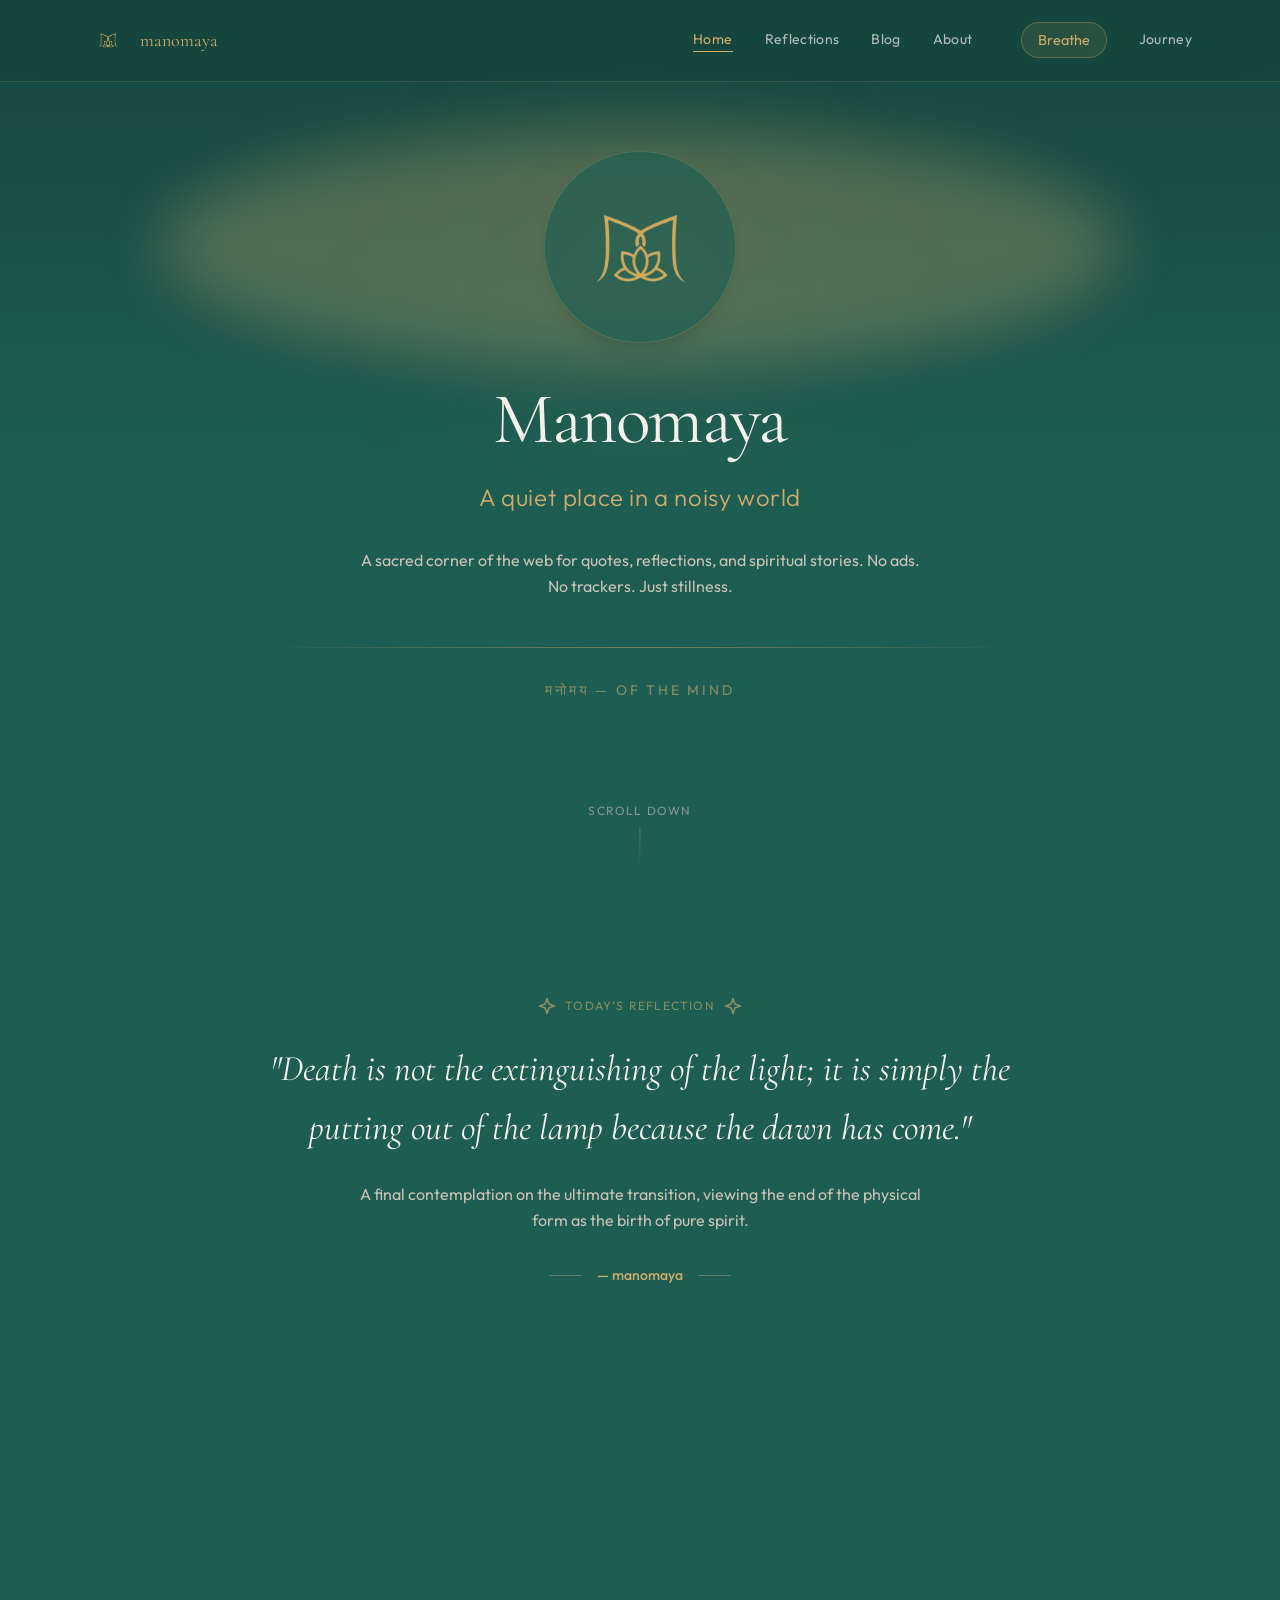
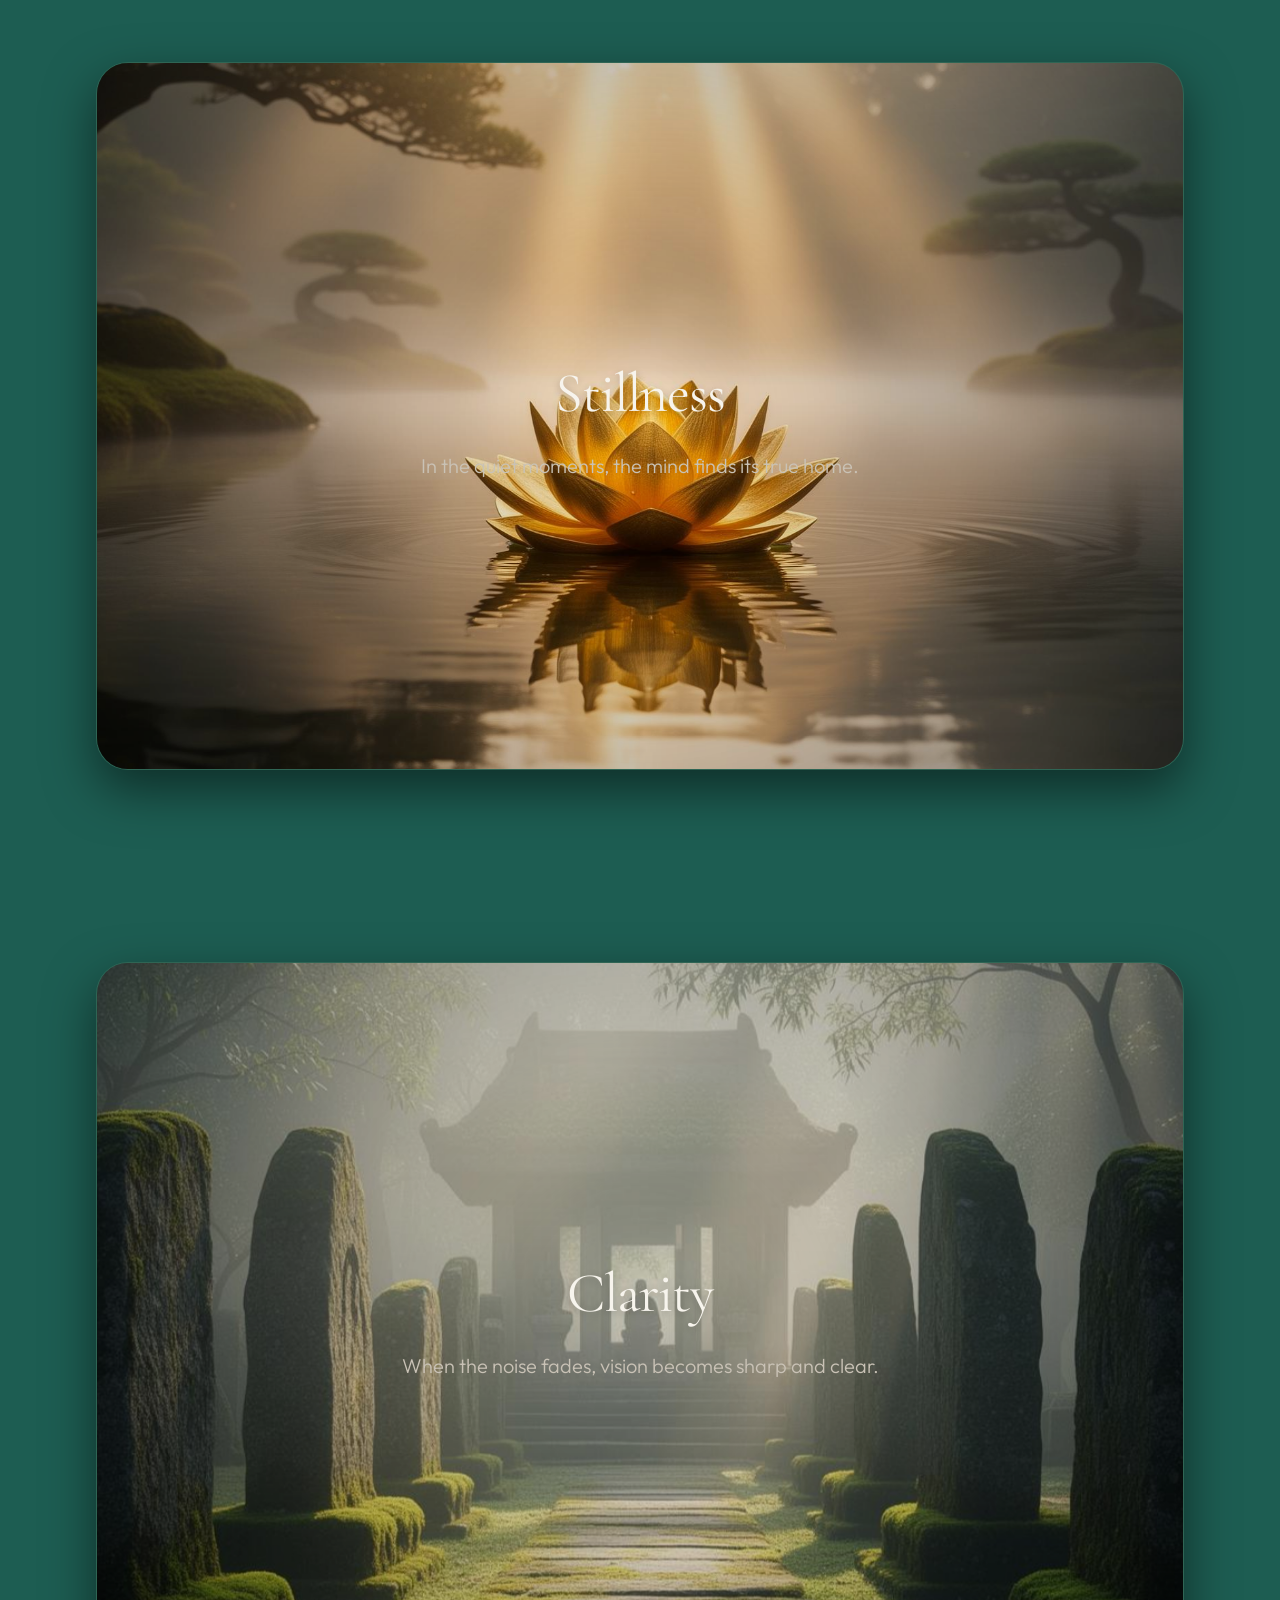
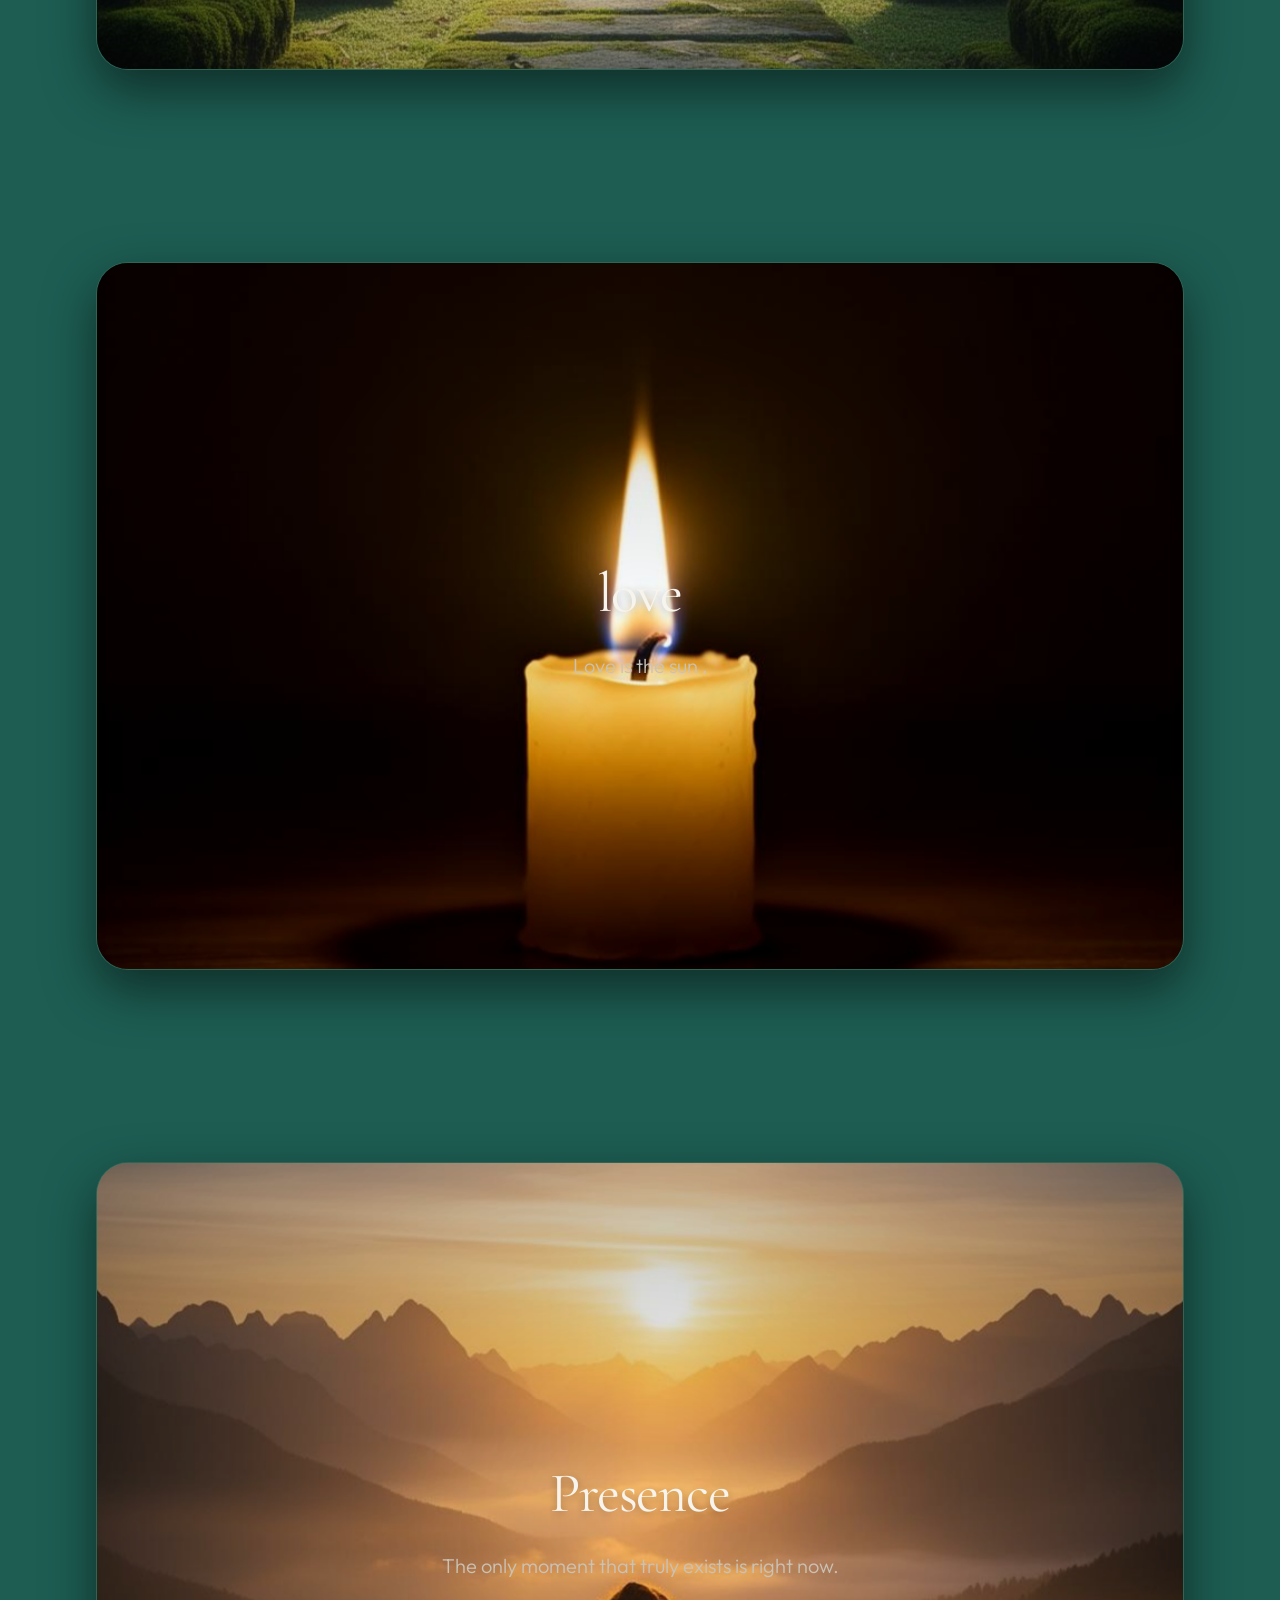
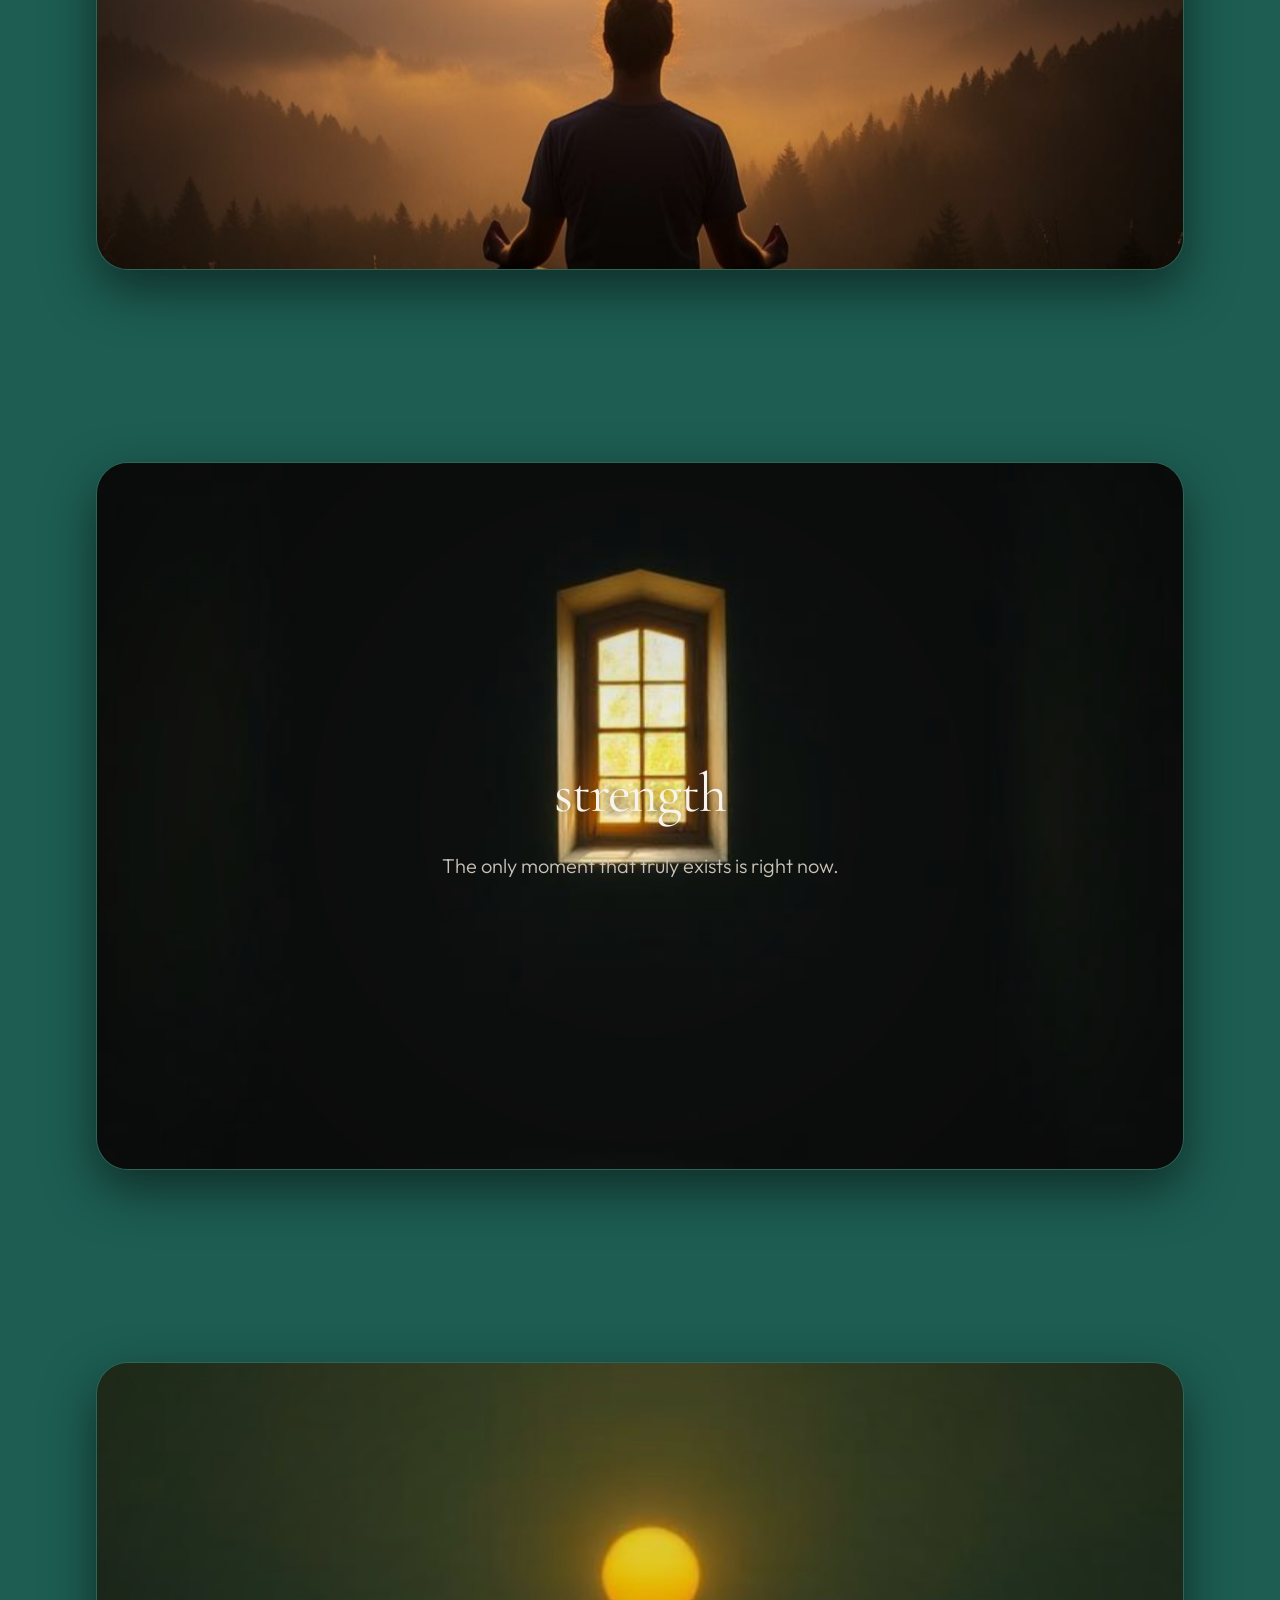
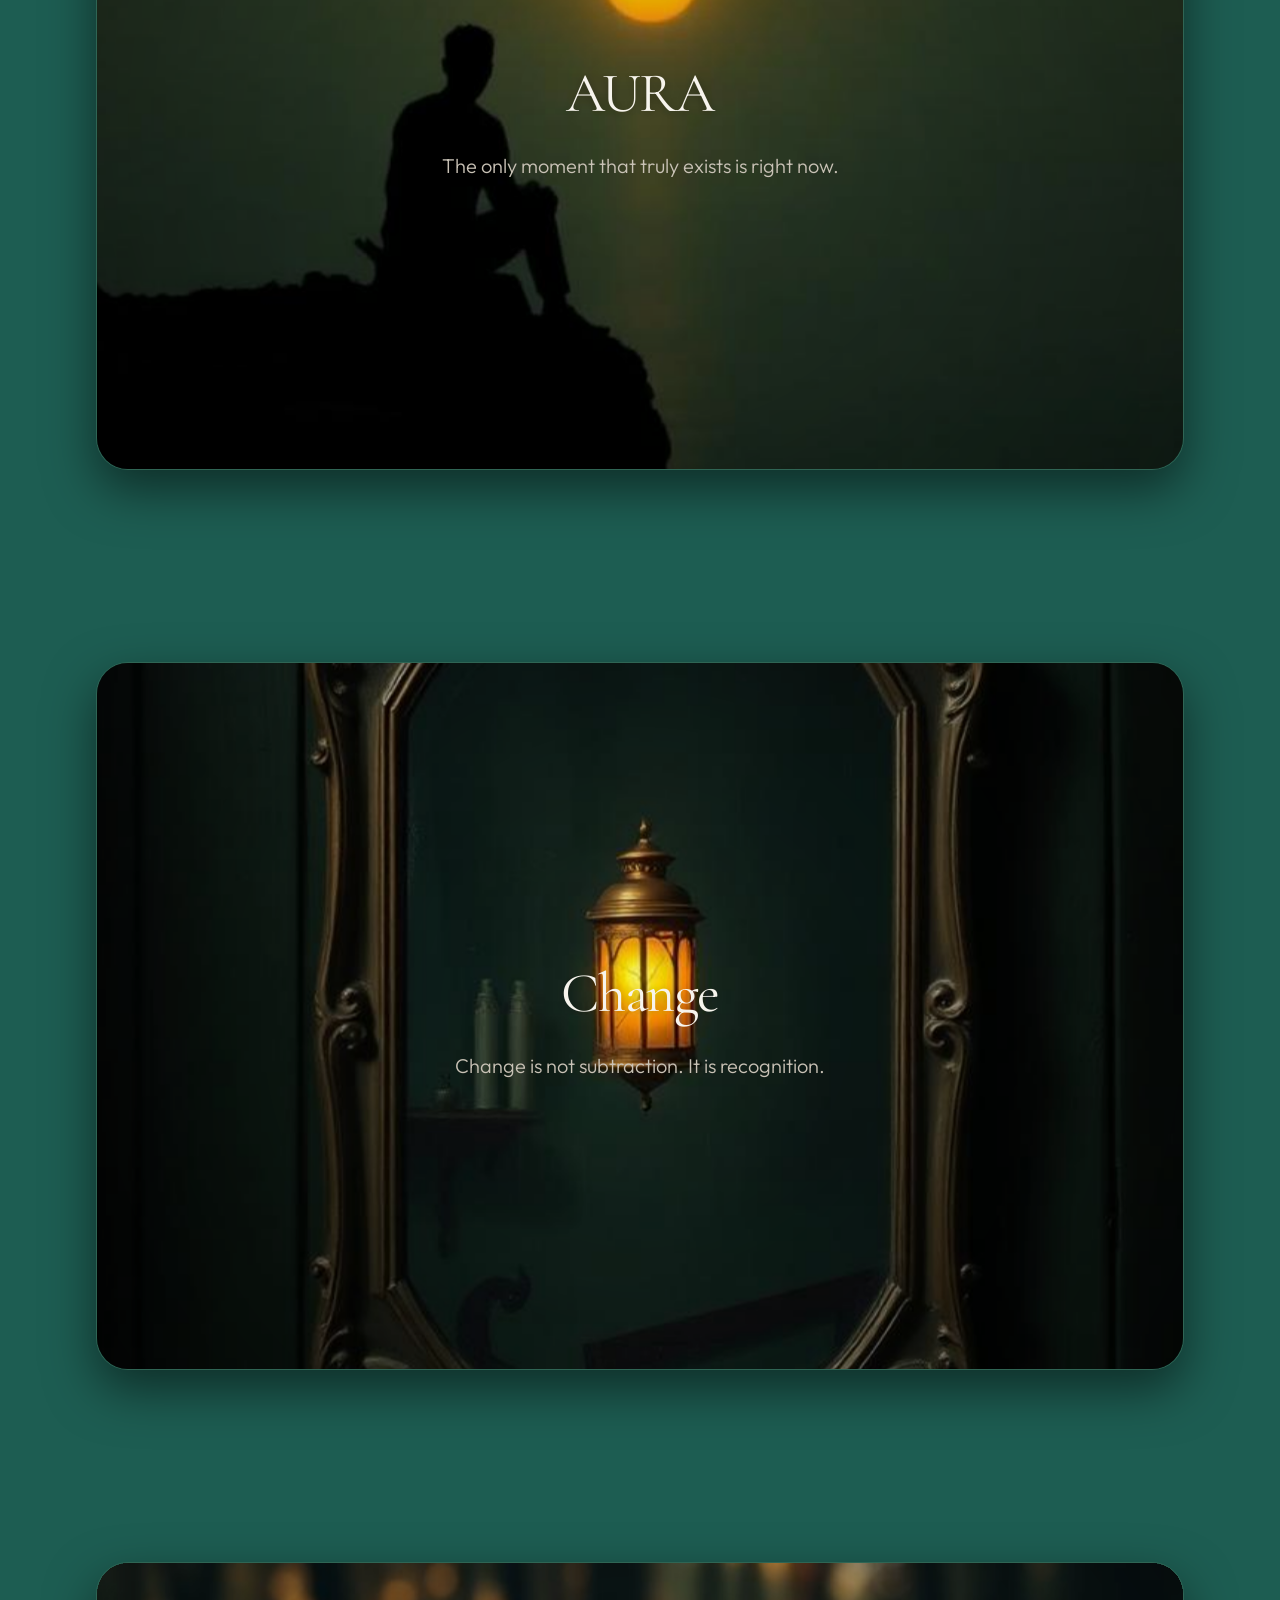
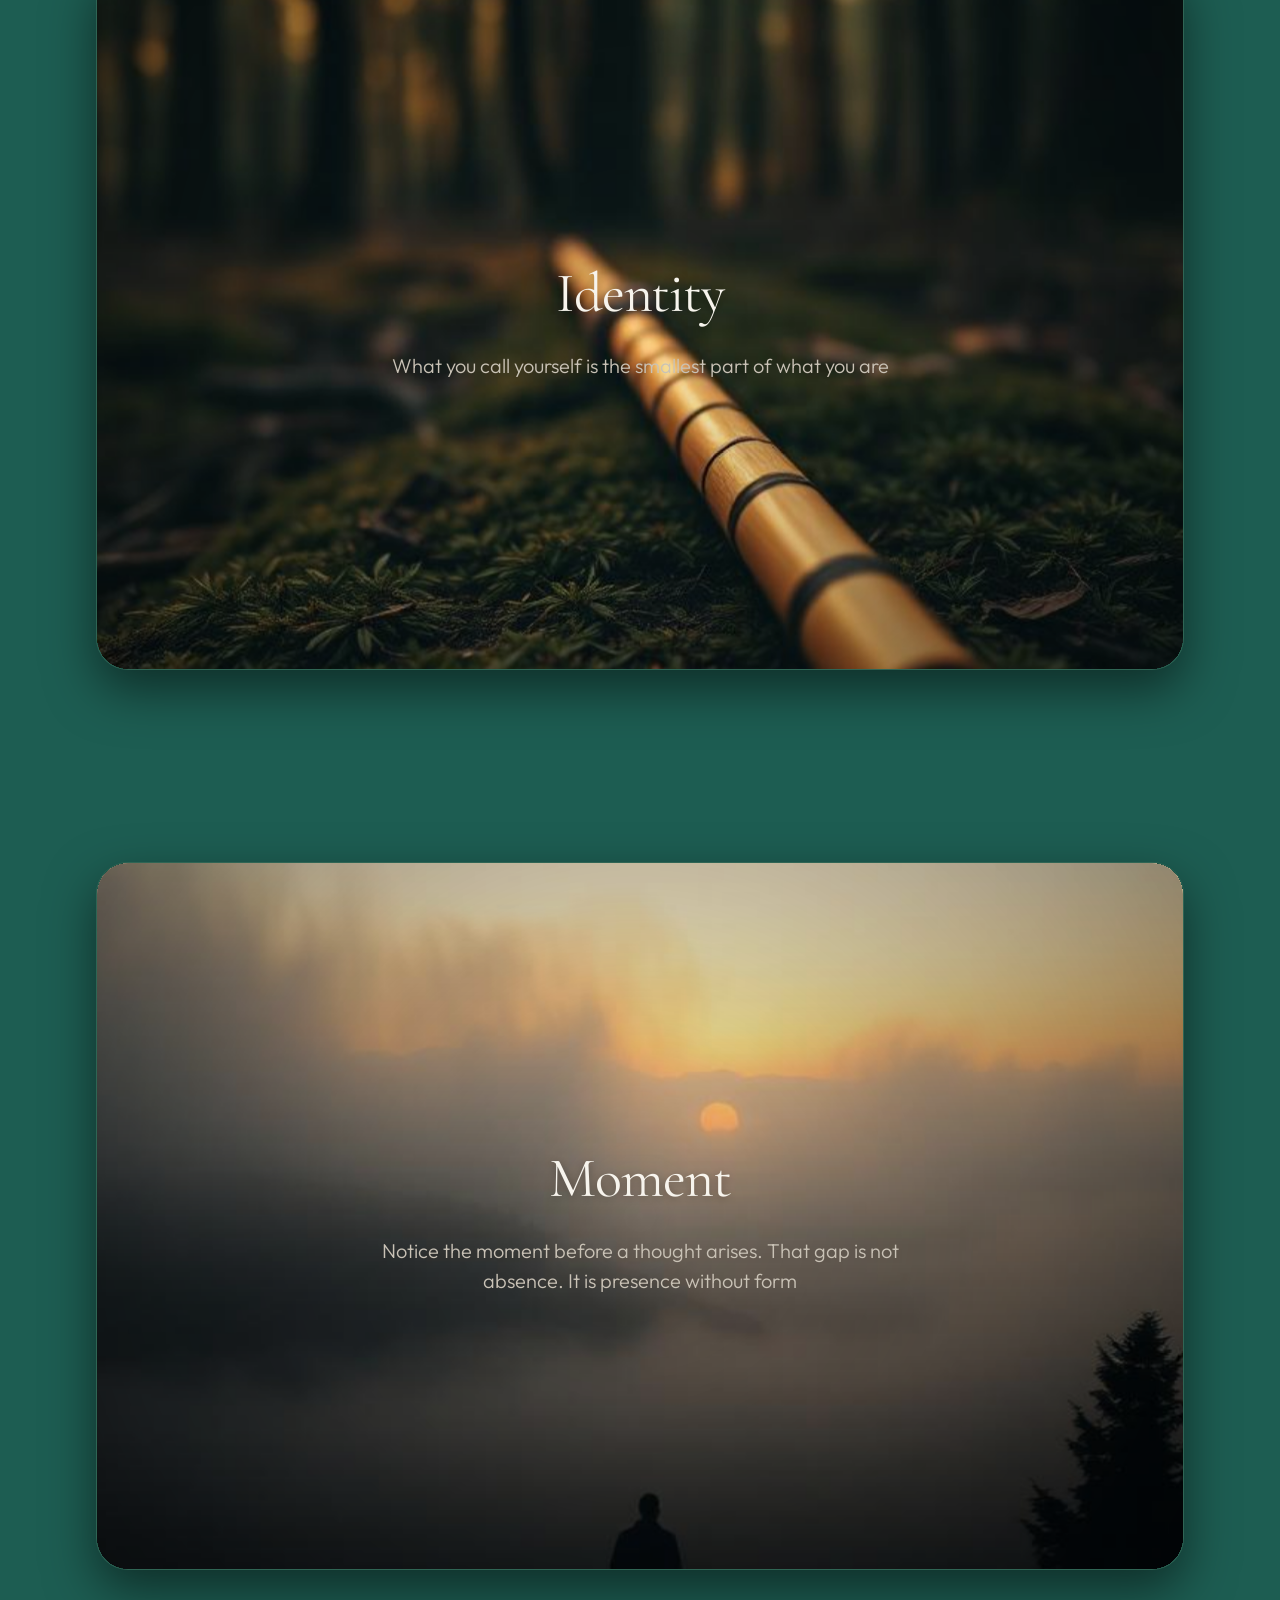
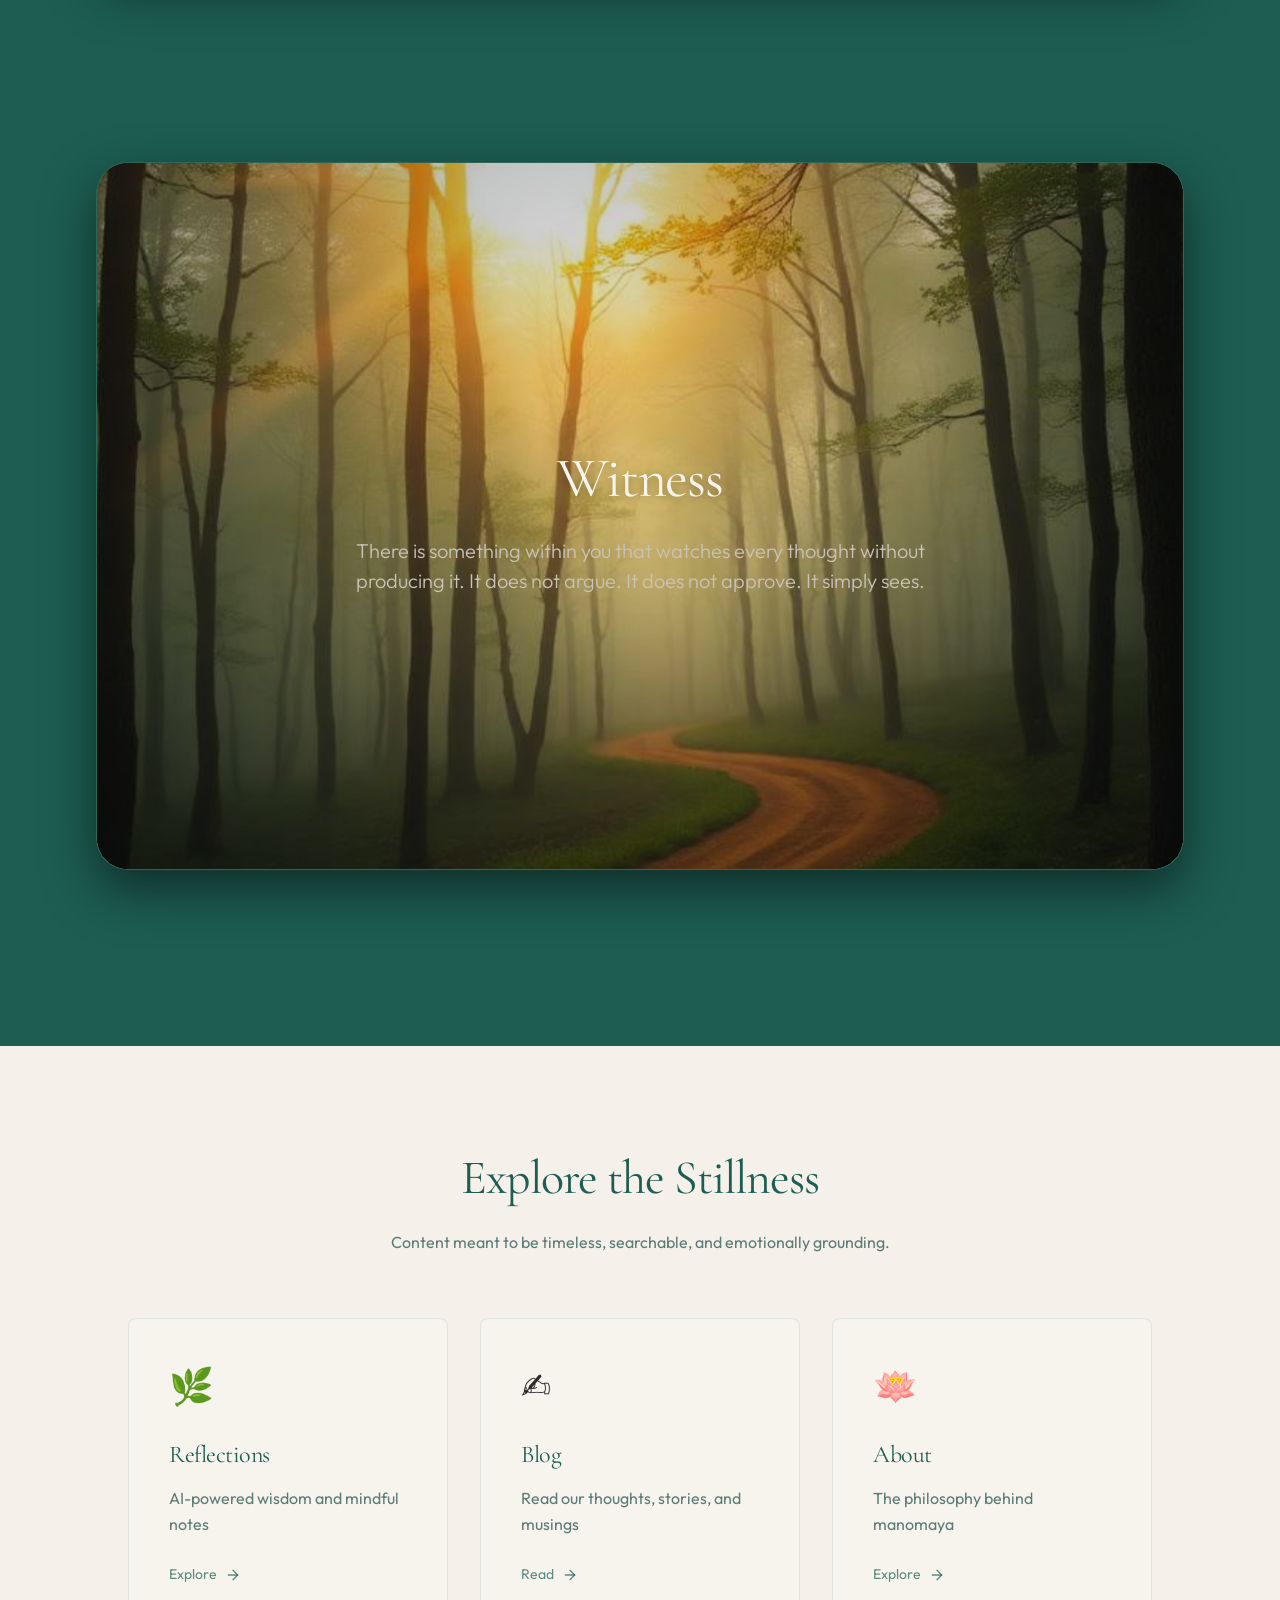
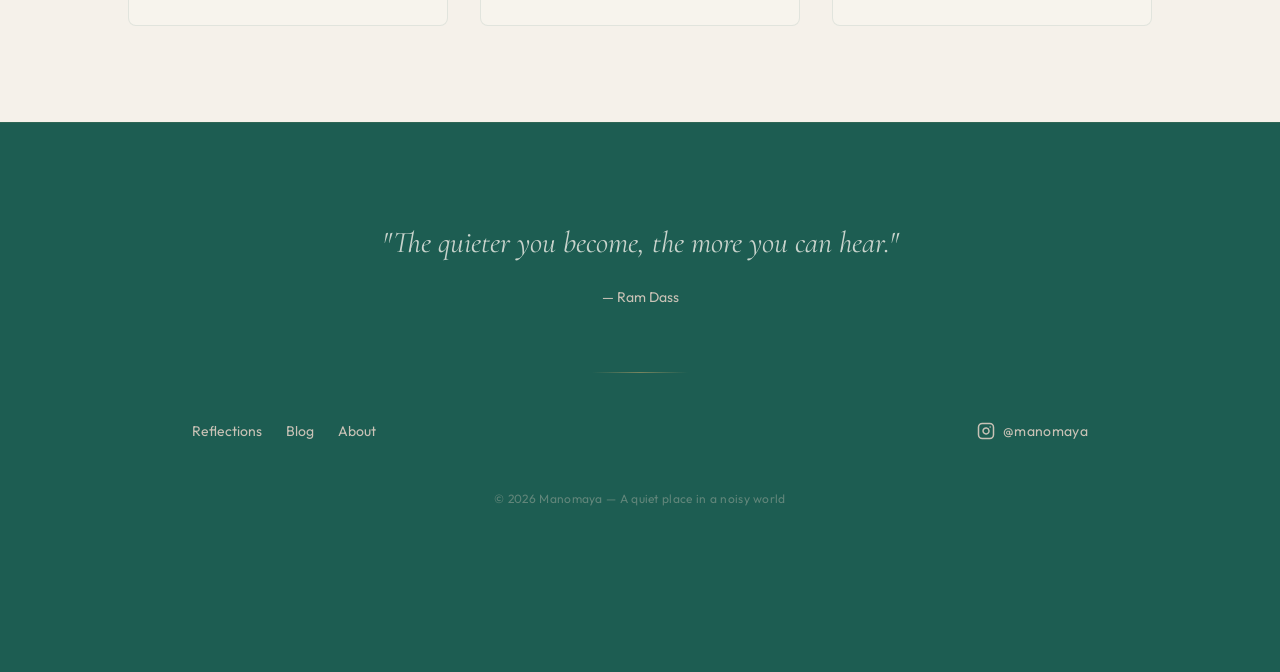
<file: index.html>
<!DOCTYPE html>
<html lang="en">
<head>
    <meta charset="UTF-8">
    <meta name="viewport" content="width=device-width, initial-scale=1.0">
    <title>Manomaya — A quiet place in a noisy world</title>
    <meta name="description" content="Discover daily spiritual reflections, mindfulness wisdom, and AI-powered contemplations. A sacred space for inner peace, storytelling, and self-discovery. No ads, no trackers — just stillness.">
    <meta name="keywords" content="spirituality, mindfulness, inner peace, daily reflection, quiet mind, meditation, personal growth, minimalist blog, manomaya">
    <meta name="robots" content="index, follow">
    <link rel="canonical" href="https://manomaya.lovable.app/">
    
    <meta property="og:title" content="Manomaya — Spiritual Reflections & Inner Peace">
    <meta property="og:description" content="Discover daily spiritual reflections, mindfulness wisdom, and AI-powered contemplations. A sacred space for inner peace.">
    <meta property="og:type" content="website">
    <meta property="og:url" content="https://manomaya.lovable.app/">
    <meta property="og:image" content="https://manomaya.lovable.app/assets/gallery-1.jpg">
    <meta name="twitter:card" content="summary_large_image">
    
    
    <!-- Preload core fonts for performance -->
    <link rel="preload" href="https://fonts.googleapis.com/css2?family=Cormorant+Garamond:ital,wght@0,400;0,500;1,400;1,500&family=Outfit:wght@300;400;500&display=swap" as="style">
    <!-- Google Fonts -->
    <link rel="preconnect" href="https://fonts.googleapis.com">
    <link rel="preconnect" href="https://fonts.gstatic.com" crossorigin>
    <link href="https://fonts.googleapis.com/css2?family=Cormorant+Garamond:ital,wght@0,300;0,400;0,500;0,600;1,300;1,400;1,500&family=Outfit:wght@300;400;500&display=swap" rel="stylesheet">

    <!-- Structured Data -->
    <script type="application/ld+json">
    {
      "@context": "https://schema.org",
      "@type": "WebSite",
      "name": "Manomaya",
      "url": "https://manomaya.lovable.app/",
      "description": "Discover daily spiritual reflections, mindfulness wisdom, and AI-powered contemplations. A sacred space for inner peace, storytelling, and self-discovery.",
      "publisher": {
        "@type": "Organization",
        "name": "Manomaya"
      }
    }
    </script>

</head>
<style>
:root {
  /* Core Colors */
  --teal-deep: hsl(170, 52%, 24%);
  --teal-darker: hsl(170, 52%, 18%);
  
  --gold: hsl(38, 52%, 62%);
  
  --background: hsl(170, 52%, 24%);
  --foreground: hsl(40, 30%, 94%);
  
  --muted-foreground: hsl(40, 15%, 75%);
  --soft-gray: hsl(170, 15%, 42%);
  
  --cream: hsl(40, 40%, 95%);
  --cream-warm: hsl(35, 35%, 94%);
  
  --border-gold-10: hsla(38, 52%, 62%, 0.1);
  --border-gold-20: hsla(38, 52%, 62%, 0.2);
  --border-gold-30: hsla(38, 52%, 62%, 0.3);

  /* Typography */
  --font-serif: 'Cormorant Garamond', Georgia, serif;
  --font-sans: 'Outfit', system-ui, sans-serif;
  
  /* Shadows & Glassmorphism */
  --shadow-glow: 0 0 80px -20px hsla(38, 52%, 62%, 0.4);
  --glass-bg: hsla(170, 52%, 18%, 0.7);
  --glass-border: hsla(38, 52%, 62%, 0.15);
  --glass-blur: 16px;
}

* {
  box-sizing: border-box;
  margin: 0;
  padding: 0;
}

html {
  scroll-behavior: smooth;
}

body {
  background-color: var(--background);
  color: var(--foreground);
  font-family: var(--font-sans);
  -webkit-font-smoothing: antialiased;
  line-height: 1.5;
  overflow-x: hidden;
}

a {
  text-decoration: none;
  color: inherit;
}

h1, h2, h3, h4, h5, h6 {
  font-family: var(--font-serif);
  font-weight: 400;
  letter-spacing: -0.02em;
}

::selection {
  background: hsla(38, 52%, 62%, 0.35);
  color: var(--foreground);
}

/* Utilities */
.hidden { display: none !important; }
.py-24 { padding-top: 6rem; padding-bottom: 6rem; }
.py-20 { padding-top: 5rem; padding-bottom: 5rem; }
.px-6 { padding-left: 1.5rem; padding-right: 1.5rem; }
.mx-auto { margin-left: auto; margin-right: auto; }
.mt-2 { margin-top: 0.5rem; }
.mt-4 { margin-top: 1rem; }
.mb-2 { margin-bottom: 0.5rem; }
.mb-3 { margin-bottom: 0.75rem; }
.mb-4 { margin-bottom: 1rem; }
.mb-6 { margin-bottom: 1.5rem; }
.mb-8 { margin-bottom: 2rem; }
.mb-10 { margin-bottom: 2.5rem; }
.mb-12 { margin-bottom: 3rem; }
.mb-16 { margin-bottom: 4rem; }
.my-16 { margin-top: 4rem; margin-bottom: 4rem; }
.mx-2 { margin-left: 0.5rem; margin-right: 0.5rem; }
.max-w-3xl { max-width: 48rem; }
.max-w-4xl { max-width: 56rem; }
.max-w-5xl { max-width: 64rem; }
.text-center { text-align: center; }
.text-justify { text-align: justify; }
.w-8 { width: 2rem; }
.w-24 { width: 6rem; }
.w-full { width: 100%; }

.text-4xl { font-size: 2.25rem; line-height: 2.5rem; }
.text-muted-foreground { color: var(--muted-foreground); }
@media (min-width: 768px) {
  .text-4xl { font-size: 3rem; line-height: 1.1; }
  .md-text-5xl { font-size: 3rem; line-height: 1.1; }
}

/* Flex Layout Utilities */
.flex { display: flex; }
.flex-col { display: flex; flex-direction: column; }
.sm-flex-row { display: flex; flex-direction: column; }
@media (min-width: 640px) {
  .sm-flex-row { flex-direction: row; }
}
.gap-2 { gap: 0.5rem; }
.gap-4 { gap: 1rem; }
.gap-6 { gap: 1.5rem; }
.gap-8 { gap: 2rem; }
.flex-1 { flex: 1 1 0%; }
.items-center { align-items: center; }
.justify-between { justify-content: space-between; }
.justify-center { justify-content: center; }

/* Navigation */
.navbar {
  position: fixed;
  top: 0; left: 0; right: 0;
  z-index: 100;
  background-color: var(--glass-bg);
  backdrop-filter: blur(var(--glass-blur));
  -webkit-backdrop-filter: blur(var(--glass-blur));
  border-bottom: 1px solid var(--glass-border);
  transition: all 0.4s cubic-bezier(0.4, 0, 0.2, 1);
}

.navbar.scrolled {
  padding-top: 0.25rem;
  padding-bottom: 0.25rem;
  background-color: hsla(170, 52%, 12%, 0.85);
  box-shadow: 0 10px 30px -10px rgba(0,0,0,0.3);
}

.nav-container {
  max-width: 72rem;
  margin: 0 auto;
  padding: 0 1.5rem;
  height: 4rem;
  display: flex;
  align-items: center;
  justify-content: space-between;
}
@media (min-width: 768px) {
  .nav-container { height: 5rem; }
}

.logo-link {
  display: flex;
  align-items: center;
  gap: 0.75rem;
}

.logo-link:hover .logo-img {
  transform: scale(1.05);
}

.logo-img {
  width: 2.5rem;
  height: 2.5rem;
  object-fit: contain;
  transition: transform 0.5s ease;
}

.logo-text {
  font-size: 1.125rem;
  font-family: var(--font-serif);
  color: var(--gold);
  display: none;
}
@media (min-width: 640px) {
  .logo-text { display: block; }
}

.desktop-nav {
  display: none;
  align-items: center;
  gap: 2rem;
}
@media (min-width: 768px) {
  .desktop-nav { display: flex; }
}

.nav-link {
  font-size: 0.875rem;
  letter-spacing: 0.025em;
  color: hsla(40, 30%, 94%, 0.7);
  transition: color 0.3s ease;
  position: relative;
  padding-bottom: 2px;
}

.nav-link:hover, .nav-link.active {
  color: var(--foreground);
}
.nav-link.active {
  color: var(--gold);
}

.nav-link::after {
  content: '';
  position: absolute;
  bottom: 0;
  left: 0;
  width: 100%;
  height: 1px;
  background: var(--gold);
  transform: scaleX(0);
  transform-origin: right;
  transition: transform 0.4s cubic-bezier(0.4, 0, 0.2, 1);
}

.nav-link:hover::after, .nav-link.active::after {
  transform: scaleX(1);
  transform-origin: left;
}

.mobile-menu-btn {
  display: block;
  background: none;
  border: none;
  color: hsla(40, 30%, 94%, 0.8);
  cursor: pointer;
  padding: 0.5rem;
  transition: color 0.3s ease;
}
.mobile-menu-btn:hover { color: var(--gold); }
@media (min-width: 768px) {
  .mobile-menu-btn { display: none; }
}

.mobile-nav {
  background-color: hsla(170, 52%, 18%, 0.95);
  backdrop-filter: blur(12px);
  -webkit-backdrop-filter: blur(12px);
  border-top: 1px solid var(--border-gold-10);
  overflow: hidden;
  transition: max-height 0.4s cubic-bezier(0.4, 0, 0.2, 1), opacity 0.3s ease;
  max-height: 0;
  opacity: 0;
}
.mobile-nav.open {
  max-height: 400px;
  opacity: 1;
}

.mobile-nav-content {
  padding: 1.5rem;
  display: flex;
  flex-direction: column;
  gap: 1rem;
}

.mobile-nav-link {
  font-family: var(--font-serif);
  font-size: 1.125rem;
  color: hsla(40, 30%, 94%, 0.7);
  transition: color 0.3s ease, transform 0.3s ease;
  display: block;
  transform: translateX(-10px);
  opacity: 0;
}
.mobile-nav.open .mobile-nav-link {
  transform: translateX(0);
  opacity: 1;
}
.mobile-nav-link.active { color: var(--gold); }

/* Stagger transition delays for mobile links */
.mobile-nav.open .mobile-nav-link:nth-child(1) { transition-delay: 0.1s; }
.mobile-nav.open .mobile-nav-link:nth-child(2) { transition-delay: 0.15s; }
.mobile-nav.open .mobile-nav-link:nth-child(3) { transition-delay: 0.2s; }
.mobile-nav.open .mobile-nav-link:nth-child(4) { transition-delay: 0.25s; }
.mobile-nav.open .mobile-nav-link:nth-child(5) { transition-delay: 0.3s; }

/* Hero Section */
.hero {
  min-height: 100vh;
  min-height: 100dvh;
  display: flex;
  flex-direction: column;
  align-items: center;
  justify-content: center;
  padding: 5rem 1.5rem 8rem; /* Increased bottom padding to prevent scroll overlap */
  position: relative;
  overflow: hidden;
}

.hero-bg {
  position: absolute;
  inset: 0;
  background: linear-gradient(to bottom, var(--teal-darker), var(--background), var(--background));
  pointer-events: none;
}

.hero-orb {
  position: absolute;
  top: 33.333%; left: 50%;
  transform: translate(-50%, -50%);
  width: 600px; height: 600px;
  border-radius: 50%;
  background: radial-gradient(circle, hsla(38, 52%, 62%, 0.3) 0%, transparent 70%);
  filter: blur(100px);
  pointer-events: none;
  opacity: 0;
}

.hero-content {
  position: relative;
  z-index: 10;
  text-align: center;
  max-width: 48rem;
  width: 100%;
}

.hero-logo-container {
  position: relative;
  margin-bottom: 2.5rem;
}

.hero-logo-glow {
  position: absolute;
  inset: 0;
  filter: blur(24px);
  opacity: 0.3;
  background-color: var(--gold);
  border-radius: 50%;
  transform: scale(1.25);
  animation: pulse-glow 3s infinite alternate;
}
@keyframes pulse-glow {
  0% { transform: scale(1.2); opacity: 0.2; }
  100% { transform: scale(1.3); opacity: 0.4; }
}

.hero-logo-wrapper {
  position: relative;
  width: 9rem; height: 9rem;
  margin: 0 auto;
  border-radius: 50%;
  overflow: hidden;
  background-color: hsla(170, 52%, 24%, 0.8);
  backdrop-filter: blur(4px);
  -webkit-backdrop-filter: blur(4px);
  border: 1px solid var(--border-gold-20);
  box-shadow: 0 10px 15px -3px rgba(0,0,0,0.1), 0 4px 6px -2px rgba(0,0,0,0.05);
}
@media (min-width: 768px) {
  .hero-logo-wrapper { width: 12rem; height: 12rem; }
}

.hero-img {
  width: 100%; height: 100%;
  object-fit: cover;
}

.float {
  animation: float 8s ease-in-out infinite;
}
@keyframes float {
  0%, 100% { transform: translateY(0); }
  50% { transform: translateY(-12px); }
}

.hero-title {
  font-size: 3rem;
  line-height: 1;
  color: var(--foreground);
  margin-bottom: 1.5rem;
}
@media (min-width: 768px) {
  .hero-title { font-size: 4.5rem; }
}

.hero-tagline {
  font-size: 1.25rem;
  color: var(--gold);
  font-weight: 300;
  letter-spacing: 0.025em;
  margin-bottom: 2rem;
}
@media (min-width: 768px) {
  .hero-tagline { font-size: 1.5rem; }
}

.hero-desc {
  color: var(--muted-foreground);
  line-height: 1.625;
  max-width: 36rem;
  margin: 0 auto 3rem;
}

.divider-gold {
  background: linear-gradient(90deg, transparent, hsla(38, 52%, 62%, 0.5), transparent);
  height: 1px;
  transform-origin: center;
}

.hero-sanskrit {
  font-size: 0.875rem;
  letter-spacing: 0.2em;
  color: hsla(38, 52%, 62%, 0.6);
  text-transform: uppercase;
  font-family: var(--font-sans);
}

.scroll-indicator {
  position: absolute;
  bottom: 2rem;
  left: 50%;
  transform: translateX(-50%);
  z-index: 5;
  margin-top: 4rem; /* Ensure space below Sanskrit text */
}

.scroll-bounce {
  display: flex;
  flex-direction: column;
  align-items: center;
  gap: 0.5rem;
  animation: bounce 2.5s infinite ease-in-out;
}
@keyframes bounce {
  0%, 100% { transform: translateY(0); }
  50% { transform: translateY(10px); }
}

.scroll-text {
  font-size: 0.75rem;
  letter-spacing: 0.1em;
  color: hsla(40, 15%, 75%, 0.6);
  text-transform: uppercase;
}
.scroll-line {
  width: 1px; height: 2.5rem;
  background: linear-gradient(to bottom, hsla(38, 52%, 62%, 0.4), transparent);
}

/* Daily Reflection Section */
.section-teal {
  background-color: var(--teal-deep);
  color: var(--foreground);
}

.reflection-header {
  display: flex;
  align-items: center;
  justify-content: center;
  gap: 0.5rem;
}

.sparkle {
  color: hsla(38, 52%, 62%, 0.6);
}

.reflection-label {
  font-size: 0.75rem;
  text-transform: uppercase;
  letter-spacing: 0.1em;
  color: hsla(38, 52%, 62%, 0.6);
}

.reflection-quote {
  font-family: var(--font-serif);
  font-size: 1.5rem;
  color: var(--foreground);
  line-height: 1.625;
  font-style: italic;
}
@media (min-width: 768px) {
  .reflection-quote { font-size: 2.25rem; }
}

.reflection-desc {
  color: var(--muted-foreground);
  line-height: 1.625;
  max-width: 36rem;
  margin-left: auto;
  margin-right: auto;
}

.reflection-author {
  display: flex;
  align-items: center;
  justify-content: center;
  gap: 1rem;
}

.divider-gold-solid {
  background-color: hsla(38, 52%, 62%, 0.4);
  height: 1px;
}

.author-name {
  color: var(--gold);
  font-size: 0.875rem;
  font-weight: 500;
}

/* Featured Content */
.section-cream {
  background-color: var(--cream-warm);
  color: hsla(0, 0%, 17%, 1);
}

.featured-title {
  font-size: 2.25rem;
  color: var(--teal-deep);
  font-family: var(--font-serif);
}
@media (min-width: 768px) {
  .featured-title { font-size: 3rem; }
}

.featured-desc {
  color: var(--soft-gray);
  max-width: 36rem;
  margin: 0 auto;
}

.grid-3 {
  display: grid;
  gap: 1.5rem;
}
@media (min-width: 768px) {
  .grid-3 {
    grid-template-columns: repeat(3, minmax(0, 1fr));
    gap: 2rem;
  }
}

.feature-card-link {
  display: block;
  height: 100%;
}

.feature-card {
  height: 100%;
  padding: 2rem;
  background-color: var(--cream);
  border: 1px solid hsla(170, 52%, 24%, 0.1);
  border-radius: 0.5rem;
  transition: all 0.5s cubic-bezier(0.4, 0, 0.2, 1);
}
@media (min-width: 768px) {
  .feature-card { padding: 2.5rem; }
}

.feature-card-link:hover .feature-card {
  border-color: hsla(38, 52%, 62%, 0.3);
  box-shadow: 0 10px 15px -3px rgba(0,0,0,0.1);
  transform: translateY(-4px);
}

.feature-icon {
  font-size: 2.25rem;
  display: block;
}

.feature-card-title {
  font-size: 1.5rem;
  color: var(--teal-deep);
  transition: color 0.3s ease;
  font-family: var(--font-serif);
}
.feature-card-link:hover .feature-card-title {
  color: var(--gold);
}

.feature-card-desc {
  color: var(--soft-gray);
  line-height: 1.625;
}

.feature-card-action {
  display: inline-flex;
  align-items: center;
  gap: 0.5rem;
  font-size: 0.875rem;
  color: hsla(170, 52%, 24%, 0.7);
  transition: color 0.3s ease;
}

.feature-card-link:hover .feature-card-action {
  color: var(--gold);
}

.arrow-icon {
  transition: transform 0.3s ease;
}
.feature-card-link:hover .arrow-icon {
  transform: translateX(4px);
}

/* Footer */
.footer {
  background-color: var(--teal-deep);
  border-top-color: var(--border-gold-10);
  border-top-width: 1px;
  border-top-style: solid;
}

.footer-quote {
  font-family: var(--font-serif);
  font-size: 1.5rem;
  color: hsla(40, 30%, 94%, 0.8);
  font-style: italic;
  line-height: 1.625;
}
@media (min-width: 768px) {
  .footer-quote { font-size: 1.875rem; }
}

.footer-cite {
  color: var(--muted-foreground);
  font-size: 0.875rem;
  font-style: normal;
}

.flex-between {
  display: flex;
  flex-direction: column;
  align-items: center;
  justify-content: space-between;
  gap: 2rem;
}
@media (min-width: 768px) {
  .flex-between { flex-direction: row; }
}

.footer-nav {
  display: flex;
  flex-wrap: wrap;
  justify-content: center;
  gap: 1.5rem;
}

.footer-link {
  font-size: 0.875rem;
  color: var(--muted-foreground);
  transition: color 0.3s ease;
}
.footer-link:hover { color: var(--gold); }

.footer-social {
  display: inline-flex;
  align-items: center;
  gap: 0.5rem;
  color: var(--muted-foreground);
  transition: color 0.3s ease;
  font-size: 0.875rem;
  letter-spacing: 0.025em;
}
.footer-social:hover { color: var(--gold); }

.footer-copyright {
  font-size: 0.75rem;
  color: hsla(40, 15%, 75%, 0.4);
  letter-spacing: 0.025em;
  margin-top: 3rem;
}

/* Utility Classes */
.mx-auto { margin-left: auto; margin-right: auto; }
.text-center { text-align: center; }

/* Margins */
.mb-3 { margin-bottom: 0.75rem; }
.mb-4 { margin-bottom: 1rem; }
.mb-6 { margin-bottom: 1.5rem; }
.mb-8 { margin-bottom: 2rem; }
.mb-10 { margin-bottom: 2.5rem; }
.mb-12 { margin-bottom: 3rem; }
.mb-16 { margin-bottom: 4rem; }

/* Padding */
.py-12 { padding-top: 3rem; padding-bottom: 3rem; }
.py-20 { padding-top: 5rem; padding-bottom: 5rem; }
.py-24 { padding-top: 6rem; padding-bottom: 6rem; }
.pt-32 { padding-top: 8rem; }
.pb-12 { padding-bottom: 3rem; }
.pb-20 { padding-bottom: 5rem; }
.px-6 { padding-left: 1.5rem; padding-right: 1.5rem; }

/* Max Widths */
.max-w-3xl { max-width: 48rem; }
.max-w-4xl { max-width: 56rem; }
.max-w-5xl { max-width: 64rem; }

/* Flex & Grid Adjustments */
.gap-8 { gap: 2rem; }
.space-y-3 > * + * { margin-top: 0.75rem; }
.space-y-4 > * + * { margin-top: 1rem; }
.space-y-6 > * + * { margin-top: 1.5rem; }
.space-y-8 > * + * { margin-top: 2rem; }

/* Text alignments & sizing */
.text-sm { font-size: 0.875rem; }
.text-lg { font-size: 1.125rem; }
.text-xl { font-size: 1.25rem; }
.text-2xl { font-size: 1.5rem; }
.text-4xl { font-size: 2.25rem; }
@media (min-width: 768px) {
  .md-text-6xl { font-size: 3.75rem; }
}

/* Breathwork Widget */
.breathwork-modal {
  position: fixed;
  inset: 0;
  background-color: var(--teal-darker);
  z-index: 10000;
  display: flex;
  flex-direction: column;
  align-items: center;
  justify-content: center;
  opacity: 0;
  pointer-events: none;
  transition: opacity 1s ease;
}

.breathwork-modal.active {
  opacity: 1;
  pointer-events: auto;
}

.breathwork-close {
  position: absolute;
  top: 2rem;
  right: 2rem;
  background: none;
  border: none;
  color: var(--gold);
  font-size: 2rem;
  cursor: pointer;
  opacity: 0.7;
  transition: opacity 0.3s ease;
}

.breathwork-close:hover {
  opacity: 1;
}

.breathe-container {
  position: relative;
  width: 300px;
  height: 300px;
  display: flex;
  flex-direction: column;
  align-items: center;
  justify-content: center;
  gap: 3rem;
}

.zen-ripple-container {
  position: relative;
  width: 150px;
  height: 150px;
  display: flex;
  align-items: center;
  justify-content: center;
  margin-bottom: 2rem;
}

.zen-core {
  position: absolute;
  width: 40px;
  height: 40px;
  background: var(--gold);
  border-radius: 50%;
  box-shadow: 0 0 20px var(--gold);
  animation: breatheCore 16s infinite cubic-bezier(0.4, 0, 0.2, 1);
  animation-play-state: paused;
}

.zen-ring {
  position: absolute;
  border: 1px solid var(--gold);
  border-radius: 50%;
  opacity: 0;
  animation: breatheRing 16s infinite cubic-bezier(0.4, 0, 0.2, 1);
  animation-play-state: paused;
}

.ring-1 { width: 60px; height: 60px; animation-delay: 0s; }
.ring-2 { width: 100px; height: 100px; animation-delay: 0.2s; }
.ring-3 { width: 140px; height: 140px; animation-delay: 0.4s; }

.breathwork-modal.breathing .zen-core,
.breathwork-modal.breathing .zen-ring {
  animation-play-state: running;
}

@keyframes breatheCore {
  0% { transform: scale(1); opacity: 0.8; }
  25% { transform: scale(1.5); opacity: 1; }
  50% { transform: scale(1.5); opacity: 1; }
  75% { transform: scale(1); opacity: 0.8; }
  100% { transform: scale(1); opacity: 0.8; }
}

@keyframes breatheRing {
  0% { transform: scale(0.8); opacity: 0; border-width: 1px; }
  25% { transform: scale(1.4); opacity: 0.6; border-width: 2px; }
  50% { transform: scale(1.4); opacity: 0.6; border-width: 2px; }
  75% { transform: scale(0.8); opacity: 0; border-width: 1px; }
  100% { transform: scale(0.8); opacity: 0; border-width: 1px; }
}

.zen-core, .zen-ring {
  will-change: transform, opacity;
}

.breathe-text-container {
  position: relative;
  height: 3rem;
  display: flex;
  justify-content: center;
  align-items: center;
  font-family: var(--font-serif);
  font-size: 2rem;
  color: var(--cream);
  letter-spacing: 0.05em;
  width: 100%;
}

.breathe-text-container span {
  position: absolute;
  opacity: 0;
  animation-duration: 16s;
  animation-iteration-count: infinite;
  white-space: nowrap;
  animation-play-state: paused;
}

.breathwork-modal.breathing .breathe-text-container span {
  animation-play-state: running;
}

.bt-inhale { animation-name: textInhale; }
.bt-hold1 { animation-name: textHold1; }
.bt-exhale { animation-name: textExhale; }
.bt-hold2 { animation-name: textHold2; }

@keyframes textInhale {
  0%, 20% { opacity: 1; transform: translateY(0); }
  25%, 100% { opacity: 0; transform: translateY(-10px); }
}
@keyframes textHold1 {
  0%, 20% { opacity: 0; transform: translateY(10px); }
  25%, 45% { opacity: 1; transform: translateY(0); }
  50%, 100% { opacity: 0; transform: translateY(-10px); }
}
@keyframes textExhale {
  0%, 45% { opacity: 0; transform: translateY(10px); }
  50%, 70% { opacity: 1; transform: translateY(0); }
  75%, 100% { opacity: 0; transform: translateY(-10px); }
}
@keyframes textHold2 {
  0%, 70% { opacity: 0; transform: translateY(10px); }
  75%, 95% { opacity: 1; transform: translateY(0); }
  100% { opacity: 0; transform: translateY(-10px); }
}

.nav-breathe-btn {
  background: hsla(38, 52%, 62%, 0.1);
  border: 1px solid var(--border-gold-30);
  color: var(--gold);
  padding: 0.5rem 1rem;
  border-radius: 2rem;
  font-family: var(--font-sans);
  font-size: 0.9rem;
  cursor: pointer;
  transition: all 0.3s ease;
  margin-left: 1rem;
}

.nav-breathe-btn:hover {
  background: hsla(38, 52%, 62%, 0.2);
  transform: translateY(-2px);
}

@media (max-width: 768px) {
  .nav-breathe-btn {
    margin-left: 0;
    margin-top: 1rem;
    align-self: flex-start;
  }
}

.save-btn {
  background: none;
  border: none;
  color: var(--muted-foreground);
  cursor: pointer;
  transition: all 0.3s ease;
  display: flex;
  align-items: center;
  gap: 0.5rem;
  font-family: var(--font-sans);
  font-size: 0.9rem;
}

.save-btn:hover {
  color: var(--gold);
}

.save-btn.saved {
  color: var(--gold);
  animation: savePop 0.3s cubic-bezier(0.175, 0.885, 0.32, 1.275);
}

.save-btn.saved svg {
  fill: var(--gold);
}

@keyframes savePop {
  0% { transform: scale(1); }
  50% { transform: scale(1.4); }
  100% { transform: scale(1); }
}

/* Journal CSS */
.journal-card {
  background: hsla(170, 52%, 20%, 0.6);
  border: 1px solid var(--border-gold-30);
  border-radius: 1rem;
  padding: 2.5rem;
  backdrop-filter: blur(10px);
  -webkit-backdrop-filter: blur(10px);
}

.journal-title {
  font-family: var(--font-serif);
  font-size: 2rem;
  color: var(--gold);
  margin-bottom: 0.5rem;
}

.journal-desc {
  font-family: var(--font-sans);
  font-size: 0.95rem;
  color: var(--muted-foreground);
  margin-bottom: 1.5rem;
}

.journal-textarea {
  width: 100%;
  background: hsla(170, 52%, 15%, 0.5);
  border: 1px solid var(--border-gold-30);
  border-radius: 0.75rem;
  padding: 1.25rem;
  color: var(--cream);
  font-family: var(--font-sans);
  font-size: 1.05rem;
  line-height: 1.6;
  resize: vertical;
  outline: none;
  transition: border-color 0.3s ease;
}

.journal-textarea::placeholder {
  color: hsla(60, 30%, 96%, 0.3);
}

.journal-textarea:focus {
  border-color: var(--gold);
}

/* Animations */

.toast-notification {
  position: fixed;
  bottom: 2rem;
  left: 50%;
  transform: translateX(-50%) translateY(100px);
  background-color: var(--teal-darker);
  border: 1px solid var(--border-gold-30);
  color: var(--gold);
  padding: 1rem 2rem;
  border-radius: 2rem;
  font-family: var(--font-sans);
  font-size: 0.9rem;
  z-index: 9999;
  opacity: 0;
  transition: all 0.5s cubic-bezier(0.4, 0, 0.2, 1);
  pointer-events: none;
  box-shadow: 0 10px 30px rgba(0,0,0,0.3);
}

.toast-notification.show {
  transform: translateX(-50%) translateY(0);
  opacity: 1;
}

.w-full { width: 100%; }

.fade-in {
  opacity: 0;
  animation: fadeIn 1s ease-out forwards;
}
.hero-orb.fade-in {
  animation: fadeInOrb 2s ease-out forwards;
}

.fade-in-up {
  opacity: 0;
  transform: translateY(20px);
  animation: fadeInUp 1s ease-out forwards;
}
.expand-x {
  transform: scaleX(0);
  animation: expandX 1.2s ease-out forwards;
}

@keyframes fadeIn {
  to { opacity: 1; }
}
@keyframes fadeInOrb {
  to { opacity: 0.15; }
}
@keyframes fadeInUp {
  to { opacity: 1; transform: translateY(0); }
}
@keyframes expandX {
  to { transform: scaleX(1); }
}

/* Scroll Animations */
.scroll-anim {
  opacity: 0;
  transform: translateY(30px);
  transition: opacity 0.8s ease-out, transform 0.8s ease-out;
}
.scroll-anim.in-view {
  opacity: 1;
  transform: translateY(0);
}

.stagger-1 { transition-delay: 0.1s; }
.stagger-2 { transition-delay: 0.25s; }
.stagger-3 { transition-delay: 0.4s; }

/* Feed Styles */
.max-w-750 { max-width: 46.875rem; }
.search-container {
  position: relative;
  display: flex;
  align-items: center;
}
.search-icon {
  position: absolute;
  left: 0.75rem;
  top: 50%;
  transform: translateY(-50%);
  color: var(--muted-foreground);
}
.search-input {
  width: 100%;
  padding: 0.5rem 0.5rem 0.5rem 2.5rem;
  height: 2.5rem;
  border-radius: 0.375rem;
  border: 1px solid var(--border-gold-20);
  background: hsla(170, 52%, 24%, 0.5);
  color: var(--foreground);
  font-family: var(--font-sans);
  font-size: 0.875rem;
  outline: none;
  transition: border-color 0.2s;
}
.search-input:focus { border-color: var(--gold); }
.filter-buttons {
  display: flex;
  gap: 0.5rem;
}
.filter-btn {
  padding: 0.25rem 0.75rem;
  font-size: 0.875rem;
  border-radius: 0.375rem;
  border: 1px solid var(--border-gold-20);
  background: transparent;
  color: var(--foreground);
  cursor: pointer;
  transition: all 0.2s;
  font-family: inherit;
}
.filter-btn.active, .filter-btn:hover {
  background: var(--foreground);
  color: var(--teal-deep);
}

.feed-card {
  background-color: hsla(170, 50%, 20%, 0.4);
  border: 1px solid var(--border-gold-10);
  border-radius: 0.75rem;
  padding: 1.25rem;
}
@media (min-width: 768px) { .feed-card { padding: 2rem; } }
.max-w-700 { max-width: 43.75rem; margin: 0 auto; }
.feed-label {
  font-size: 0.6875rem;
  text-transform: uppercase;
  letter-spacing: 0.15em;
  color: hsla(40, 15%, 75%, 0.5);
  font-weight: 500;
}
.feed-title {
  font-family: var(--font-serif);
  font-size: 1.25rem;
  color: var(--foreground);
  line-height: 1.25;
}
@media (min-width: 768px) { .feed-title { font-size: 1.5rem; } }
.feed-quote { font-size: 0.875rem; }
@media (min-width: 768px) { .feed-quote { font-size: 1rem; } }
.feed-body {
  color: hsla(40, 30%, 94%, 0.8);
  font-size: 0.9375rem;
  line-height: 1.7;
}
.feed-footer { border-top: 1px solid var(--border-gold-10); display: flex; justify-content: space-between; align-items: center; }
.action-btn { background: none; border: none; cursor: pointer; display: flex; align-items: center; justify-content: center; width: 1.75rem; height: 1.75rem; border-radius: 0.375rem; transition: background 0.2s, color 0.2s; }
.action-btn:hover { background: hsla(170, 50%, 20%, 0.6); color: var(--foreground); }

/* Gallery Styles */
.gallery-grid {
  display: grid;
  gap: 1.5rem;
}
@media (min-width: 640px) {
  .gallery-grid { grid-template-columns: repeat(2, minmax(0, 1fr)); gap: 2rem; }
}
.gallery-item { cursor: pointer; }
.gallery-card {
  position: relative;
  overflow: hidden;
  border-radius: 0.5rem;
  box-shadow: 0 4px 24px -8px rgba(0, 0, 0, 0.3);
}
.gallery-img {
  width: 100%;
  aspect-ratio: 1 / 1;
  object-fit: cover;
  transition: transform 0.7s ease;
}
.gallery-card:hover .gallery-img { transform: scale(1.05); }
.gallery-overlay {
  position: absolute;
  inset: 0;
  background: linear-gradient(to top, hsla(170, 52%, 18%, 0.8), transparent, transparent);
  opacity: 0;
  transition: opacity 0.5s ease;
}
.gallery-card:hover .gallery-overlay { opacity: 1; }
.gallery-caption-container {
  position: absolute;
  bottom: 0; left: 0; right: 0;
  padding: 1.5rem;
  transform: translateY(1rem);
  opacity: 0;
  transition: transform 0.5s ease, opacity 0.5s ease;
}
.gallery-card:hover .gallery-caption-container {
  transform: translateY(0);
  opacity: 1;
}
.gallery-caption {
  color: var(--cream);
  font-size: 0.875rem;
  font-weight: 300;
  letter-spacing: 0.025em;
}

/* Lightbox */
.lightbox {
  position: fixed;
  inset: 0;
  z-index: 50;
  background: hsla(170, 52%, 18%, 0.95);
  backdrop-filter: blur(12px);
  -webkit-backdrop-filter: blur(12px);
  display: flex;
  align-items: center;
  justify-content: center;
  padding: 1.5rem;
  animation: fadeIn 0.3s ease-out;
}
.lightbox-close {
  position: absolute;
  top: 1.5rem;
  right: 1.5rem;
  background: none;
  border: none;
  color: hsla(40, 30%, 94%, 0.6);
  cursor: pointer;
  transition: color 0.3s ease;
  z-index: 60;
}
.lightbox-close:hover { color: var(--gold); }
.lightbox-content {
  max-width: 56rem;
  max-height: 80vh;
  display: flex;
  flex-direction: column;
  animation: scaleIn 0.3s ease-out;
}
.lightbox-content img {
  width: 100%;
  height: 100%;
  max-height: 75vh;
  object-fit: contain;
  border-radius: 0.5rem;
}
.lightbox-caption-text {
  text-align: center;
  color: var(--cream-muted);
  margin-top: 1rem;
  font-size: 0.875rem;
  letter-spacing: 0.025em;
}

@keyframes scaleIn {
  from { opacity: 0; transform: scale(0.9); }
  to { opacity: 1; transform: scale(1); }
}

/* About Page Specific Styles */
.about-hero-glow {
  position: absolute;
  top: 33.333%;
  right: 25%;
  width: 24rem;
  height: 24rem;
  border-radius: 50%;
  background-color: var(--gold);
  filter: blur(120px);
}
.prose { font-size: 1.125rem; }
.prose p { margin-bottom: 1.5rem; }
.border-y { border-top: 1px solid var(--border-gold-20); border-bottom: 1px solid var(--border-gold-20); }
.border-teal-20 { border-color: hsla(170, 52%, 24%, 0.2); }
.instagram-btn {
  display: inline-flex;
  align-items: center;
  gap: 0.75rem;
  padding: 0.75rem 1.5rem;
  background-color: var(--teal-deep);
  color: var(--cream);
  border-radius: 0.5rem;
  transition: all 0.3s ease;
  font-weight: 500;
}
.instagram-btn:hover {
  background-color: var(--teal-darker);
  transform: scale(1.05);
}
.pt-32 { padding-top: 8rem; }
.pb-20 { padding-bottom: 5rem; }
.border-gold-top { border-top: 1px solid var(--border-gold-10); }
.text-lg { font-size: 1.125rem; }

/* Additional Layout and Spacing Utilities */
.min-h-screen { min-height: 100vh; }
.pb-8 { padding-bottom: 2rem; }
.pb-12 { padding-bottom: 3rem; }
.pb-16 { padding-bottom: 4rem; }
.pb-24 { padding-bottom: 6rem; }
.py-8 { padding-top: 2rem; padding-bottom: 2rem; }
.mt-2 { margin-top: 0.5rem; }
.mt-8 { margin-top: 2rem; }
.mt-16 { margin-top: 4rem; }
.pt-4 { padding-top: 1rem; }
.space-y-3 > * + * { margin-top: 0.75rem; }
.space-y-4 > * + * { margin-top: 1rem; }
.space-y-8 > * + * { margin-top: 2rem; }
.space-y-10 > * + * { margin-top: 2.5rem; }
.max-w-6xl { max-width: 72rem; }
.w-16 { width: 4rem; }
.h-24 { height: 6rem; }
.gap-3 { gap: 0.75rem; }
.items-start { align-items: flex-start; }

/* Visual & Positioning Utilities */
.absolute { position: absolute; }
.relative { position: relative; }
.inset-0 { top: 0; right: 0; bottom: 0; left: 0; }
.opacity-10 { opacity: 0.1; }
.pointer-events-none { pointer-events: none; }
.z-10 { z-index: 10; }
.object-contain { object-fit: contain; }
.block { display: block; }
.glow-soft { filter: drop-shadow(0 0 20px hsla(38, 52%, 62%, 0.3)); }
.list-none { list-style-type: none; }

/* Text Utilities */
.text-xs { font-size: 0.75rem; }
.text-xl { font-size: 1.25rem; }
.text-2xl { font-size: 1.5rem; }
.text-4xl { font-size: 2.25rem; }
@media (min-width: 768px) {
  .md-text-6xl { font-size: 3.75rem; line-height: 1; }
}
.font-serif { font-family: var(--font-serif); }
.font-sans { font-family: var(--font-sans); }
.tracking-wide { letter-spacing: 0.025em; }
.leading-relaxed { line-height: 1.625; }

/* Colors */
.text-foreground { color: var(--foreground); }
.text-gold { color: var(--gold); }
.text-teal-deep { color: var(--teal-deep); }
.text-soft-gray { color: var(--soft-gray); }
.text-muted-foreground { color: var(--muted-foreground); }
.text-muted-30 { color: hsla(40, 15%, 75%, 0.3); }
.text-muted-40 { color: hsla(40, 15%, 75%, 0.4); }
.text-muted-50 { color: hsla(40, 15%, 75%, 0.5); }
.bg-background { background-color: var(--background); }
.border-primary-20 { border-color: hsla(170, 52%, 24%, 0.2); }

/* Blog Styles */
.blog-card {
  background-color: hsla(170, 50%, 20%, 0.4);
  border: 1px solid var(--border-gold-10);
  border-radius: 0.75rem;
  overflow: hidden;
  box-shadow: 0 4px 6px -1px rgba(0, 0, 0, 0.1), 0 2px 4px -1px rgba(0, 0, 0, 0.06);
}
@media (min-width: 768px) {
  .blog-card {
    border-radius: 1rem;
  }
}
.blog-img-container {
  width: 100%;
}
.blog-banner-img {
  width: 100%;
  height: auto;
  aspect-ratio: 16 / 9;
  object-fit: cover;
  display: block;
}
.blog-content-container {
  padding: 1.5rem;
}
@media (min-width: 768px) {
  .blog-content-container {
    padding: 2.5rem;
  }
}
.text-justify {
  text-align: justify;
}
.blog-footer {
  display: flex;
  justify-content: space-between;
  align-items: center;
  border-top: 1px solid var(--border-gold-10);
}
.blog-footer-left {
  display: flex;
  align-items: center;
  font-size: 0.875rem;
}
.mx-2 {
  margin-left: 0.5rem;
  margin-right: 0.5rem;
}
.blog-footer-right {
  display: flex;
  align-items: center;
}
.share-btn {
  display: flex;
  align-items: center;
  background: none;
  border: none;
  color: var(--muted-foreground);
  cursor: pointer;
  padding: 0.5rem;
}
.share-btn:hover, .group:hover .group-hover\:text-gold {
  color: var(--gold);
}
.transition-colors {
  transition-property: color, background-color, border-color, text-decoration-color, fill, stroke;
  transition-timing-function: cubic-bezier(0.4, 0, 0.2, 1);
  transition-duration: 300ms;
}
.mr-2 { margin-right: 0.5rem; }
.mr-3 { margin-right: 0.75rem; }
.text-sm { font-size: 0.875rem; }
.font-medium { font-weight: 500; }
.space-y-6 > * + * { margin-top: 1.5rem; }

/* Blog List View Styles */
.blog-summary-card {
  background-color: hsla(170, 50%, 20%, 0.4);
  border: 1px solid var(--border-gold-10);
  border-radius: 0.75rem;
  overflow: hidden;
  display: flex;
  flex-direction: column-reverse;
  transition: all 0.3s ease;
}
@media (min-width: 640px) {
  .blog-summary-card {
    flex-direction: row;
  }
}
.blog-summary-card:hover {
  background-color: hsla(170, 50%, 25%, 0.6);
  border-color: hsla(40, 68%, 71%, 0.3);
  transform: translateY(-2px);
  box-shadow: 0 10px 15px -3px rgba(0,0,0,0.1);
}
.blog-summary-content {
  padding: 1.5rem;
  flex: 1;
}
.blog-card-title {
  margin-top: 0.5rem;
  margin-bottom: 0.5rem;
  transition: color 0.3s ease;
}
.blog-summary-card:hover .blog-card-title {
  color: var(--gold);
}
.feed-desc {
  color: var(--muted-foreground);
  margin-bottom: 1rem;
}
.blog-summary-meta {
  display: flex;
  align-items: center;
  font-size: 0.875rem;
  color: hsla(40, 15%, 75%, 0.6);
}
.blog-read-more {
  display: inline-flex;
  align-items: center;
  margin-left: 0.5rem;
  transition: color 0.3s ease;
}
.blog-summary-card:hover .blog-read-more {
  color: var(--gold);
}
.blog-summary-img-wrapper {
  overflow: hidden;
  border-bottom: 1px solid var(--border-gold-10);
  height: 200px;
}
@media (min-width: 640px) {
  .blog-summary-img-wrapper {
    width: 200px;
    height: auto;
    border-bottom: none;
    border-left: 1px solid var(--border-gold-10);
    flex-shrink: 0;
  }
}
.blog-summary-img {
  width: 100%;
  height: 100%;
  object-fit: cover;
  transition: transform 0.5s ease;
}
.blog-summary-card:hover .blog-summary-img {
  transform: scale(1.05);
}

/* Blog Post Specific Styles */
.blog-post-content {
  color: hsla(40, 30%, 94%, 0.85);
  font-size: 1.125rem;
  line-height: 1.8;
}
.blog-img-container {
  border-radius: 0.75rem;
  overflow: hidden;
  max-height: 500px;
  width: 100%;
}
.blog-post-main-img {
  width: 100%;
  height: 100%;
  object-fit: cover;
  display: block;
}
.share-btn {
  background: transparent;
  border: 1px solid transparent;
  color: var(--muted-foreground);
  display: inline-flex;
  align-items: center;
  justify-content: center;
  padding: 0.5rem 1rem;
  border-radius: 9999px;
  cursor: pointer;
  transition: all 0.3s ease;
}
.share-btn:hover {
  background-color: hsla(170, 52%, 24%, 0.5);
  color: var(--gold);
}
.share-btn:hover .share-icon {
  color: var(--gold);
}

.line-clamp-2 {
  display: -webkit-box;
  -webkit-line-clamp: 2;
  line-clamp: 2;
  -webkit-box-orient: vertical;
  overflow: hidden;
}
.inline-flex { display: inline-flex; }
.ml-1 { margin-left: 0.25rem; }
.block { display: block; }
.inline-block { display: inline-block; }

/* --- Premium Enhancements --- */

/* Custom Cursor */
.cursor-dot, .cursor-outline {
  pointer-events: none;
  position: fixed;
  top: 0; left: 0;
  transform: translate(-50%, -50%);
  border-radius: 50%;
  opacity: 0;
  transition: opacity 0.3s ease, transform 0.3s ease;
  z-index: 9999;
}
.cursor-dot {
  width: 8px; height: 8px;
  background-color: var(--gold);
}
.cursor-outline {
  width: 40px; height: 40px;
  border: 1px solid var(--gold);
}
body:hover .cursor-dot, body:hover .cursor-outline {
  opacity: 1;
}

/* Scroll Progress Bar */
.scroll-progress {
  position: fixed;
  top: 0; left: 0;
  width: 0%; height: 2px;
  background: linear-gradient(90deg, transparent, var(--gold));
  z-index: 101;
  transition: width 0.1s ease-out;
}

/* Sticky Stacking Gallery (OpenAI Style) */
.stacking-section {
  position: relative;
  background-color: var(--background);
  margin-top: 10rem;
  padding-bottom: 5rem;
}

.stack-layer {
  position: sticky;
  top: 0;
  height: 100vh;
  height: 100dvh;
  display: flex;
  align-items: center;
  justify-content: center;
  overflow: hidden;
  z-index: 1;
}

.stack-content {
  position: relative;
  width: 100%;
  height: 100%;
  display: flex;
  flex-direction: column;
  align-items: center;
  justify-content: center;
}

.stack-img-wrapper {
  position: absolute;
  inset: 1.5rem;
  z-index: 1;
  border-radius: 2rem;
  overflow: hidden;
  box-shadow: 0 20px 50px rgba(0,0,0,0.5);
  border: 1px solid var(--border-gold-10);
}

@media (min-width: 768px) {
  .stack-img-wrapper {
    inset: 6rem;
  }
}

.stack-img {
  width: 100%;
  height: 100%;
  object-fit: cover;
  transition: transform 0.8s cubic-bezier(0.2, 0.8, 0.2, 1);
  will-change: transform;
}

.stack-overlay {
  position: absolute;
  inset: 0;
  background: radial-gradient(circle at center, transparent 0%, rgba(0,0,0,0.4) 100%);
  z-index: 2;
}

.stack-text {
  position: relative;
  z-index: 3;
  text-align: center;
  padding: 2rem;
  max-width: 40rem;
}

.stack-title {
  font-size: 3.5rem;
  color: var(--cream);
  margin-bottom: 1rem;
  text-shadow: 0 2px 10px rgba(0,0,0,0.3);
}

.stack-desc {
  font-size: 1.25rem;
  color: var(--muted-foreground);
  font-weight: 300;
}

@media (max-width: 768px) {
  .stack-title {
    font-size: 2.2rem;
  }
  .stack-desc {
    font-size: 1rem;
  }
  .stack-text {
    padding: 1.5rem;
    background: rgba(0,0,0,0.3);
    backdrop-filter: blur(5px);
    border-radius: 1rem;
    margin: 1rem;
    width: calc(100% - 2rem);
  }
}

/* Page Reveal Animation */
.reveal-content {
  opacity: 0;
  transform: translateY(20px);
  transition: opacity 1.2s ease, transform 1.2s ease;
}
.reveal-content.active {
  opacity: 1;
  transform: translateY(0);
}

/* Reflection Stacking Specifics */
.reflection-stacking-section {
  position: relative;
  background-color: var(--teal-darker);
}

.reflection-stack-layer {
  position: sticky;
  top: 0;
  height: 100vh;
  height: 100dvh;
  display: flex;
  align-items: center;
  justify-content: center;
  overflow: hidden;
  padding: 2rem;
  z-index: 1;
}

.reflection-stack-card {
  background-color: hsla(170, 50%, 15%, 0.8);
  backdrop-filter: blur(16px);
  -webkit-backdrop-filter: blur(16px);
  border: 1px solid var(--glass-border);
  border-radius: 1.5rem;
  padding: 3rem;
  max-width: 50rem;
  width: 100%;
  box-shadow: 0 30px 60px rgba(0,0,0,0.6);
  position: relative;
  z-index: 10;
  transition: transform 0.5s ease;
}

@media (max-width: 768px) {
  .reflection-stack-layer {
    padding: 1rem;
  }
  .reflection-stack-card {
    padding: 2rem 1.5rem;
    max-height: 85dvh;
    overflow-y: auto;
  }
  .feed-title {
    font-size: 1.75rem;
  }
}

.reflection-stack-card:hover {
  transform: translateY(-5px);
  border-color: var(--gold);
}

/* Texture Overlay */
body::before {
  content: "";
  position: fixed;
  inset: 0;
  width: 100%;
  height: 100%;
  background-image: url('https://www.transparenttextures.com/patterns/felt.png');
  opacity: 0.03;
  pointer-events: none;
  z-index: 9999;
}

@media (max-width: 768px) {
  .reflection-stack-card {
    padding: 1.5rem;
  }
  .stack-title {
    font-size: 2.5rem;
  }
}

/* --- Comment System Styles --- */
.comments-section {
  max-width: 800px;
  margin-left: auto;
  margin-right: auto;
}

.comment-form-container {
  background: var(--glass-bg);
  backdrop-filter: blur(var(--glass-blur));
  -webkit-backdrop-filter: blur(var(--glass-blur));
  border: 1px solid var(--glass-border);
  box-shadow: var(--shadow-glow);
  padding: 3rem;
  border-radius: 1.5rem;
  position: relative;
  overflow: hidden;
}

.comment-form-container::before {
  content: '';
  position: absolute;
  top: 0; left: 0; right: 0;
  height: 1px;
  background: linear-gradient(90deg, transparent, var(--gold), transparent);
  opacity: 0.5;
}

.thought-input {
  width: 100%;
  background: hsla(170, 52%, 12%, 0.4);
  border: 1px solid var(--border-gold-20);
  border-radius: 0.75rem;
  padding: 1rem 1.25rem;
  color: var(--foreground);
  font-family: var(--font-sans);
  font-size: 1rem;
  transition: all 0.4s cubic-bezier(0.4, 0, 0.2, 1);
  outline: none;
}

.thought-input::placeholder {
  color: hsla(40, 15%, 75%, 0.3);
  font-style: italic;
}

.thought-input:focus {
  background: hsla(170, 52%, 15%, 0.6);
  border-color: var(--gold);
  box-shadow: 0 0 15px hsla(38, 52%, 62%, 0.15);
  transform: translateY(-1px);
}

.comment-card {
  background: hsla(170, 52%, 18%, 0.3);
  border: 1px solid var(--border-gold-10);
  border-radius: 1rem;
  padding: 2rem;
  transition: all 0.5s ease;
  position: relative;
}

.comment-card:hover {
  background: hsla(170, 52%, 20%, 0.5);
  border-color: var(--border-gold-30);
  transform: translateX(10px);
}

.comment-card::after {
  content: '';
  position: absolute;
  left: 0; top: 20%; bottom: 20%;
  width: 2px;
  background: var(--gold);
  opacity: 0;
  transition: opacity 0.3s ease;
}

.comment-card:hover::after {
  opacity: 1;
}

.comment-author {
  font-family: var(--font-serif);
  font-size: 1.25rem;
  color: var(--gold);
  letter-spacing: 0.02em;
}

.comment-date {
  font-size: 0.75rem;
  color: var(--muted-foreground);
  text-transform: uppercase;
  letter-spacing: 0.1em;
}

.comment-text {
  font-size: 1rem;
  line-height: 1.7;
  color: hsla(40, 30%, 94%, 0.85);
  margin-top: 0.75rem;
}

.comment-submit-btn {
  width: 100%;
  background: linear-gradient(135deg, hsla(38, 52%, 62%, 0.1), hsla(38, 52%, 62%, 0.05));
  border: 1px solid var(--border-gold-30);
  color: var(--gold);
  padding: 1.25rem;
  border-radius: 3rem;
  font-family: var(--font-sans);
  font-weight: 500;
  text-transform: uppercase;
  letter-spacing: 0.15em;
  cursor: pointer;
  transition: all 0.5s cubic-bezier(0.4, 0, 0.2, 1);
  margin-top: 2rem;
}

.comment-submit-btn:hover:not(:disabled) {
  background: var(--gold);
  color: var(--teal-darker);
  box-shadow: 0 0 30px hsla(38, 52%, 62%, 0.3);
  transform: translateY(-2px);
}

.comment-submit-btn:disabled {
  opacity: 0.5;
  cursor: not-allowed;
}

/* SPA Transitions */
.spa-page { display: none; }
.spa-page.active { display: block; animation: fadeIn 0.4s ease-out; }

</style>
<body class="reveal-content">
    <div class="cursor-dot"></div>
    <div class="cursor-outline"></div>
    <div class="scroll-progress"></div>

    <nav class="navbar">
        <div class="nav-container">
            <a href="#home" class="logo-link group">
                <img src="assets/manomaya-logo.png" alt="Manomaya Logo" class="logo-img" fetchpriority="high">
                <span class="logo-text">manomaya</span>
            </a>
            
            <div class="desktop-nav">
                <a href="#home" class="nav-link active">Home</a>
                <a href="#reflections" class="nav-link">Reflections</a>
                <a href="#blog" class="nav-link">Blog</a>
                <a href="#about" class="nav-link">About</a>
            </div>

            <button class="mobile-menu-btn" aria-label="Toggle menu">
                <svg xmlns="http://www.w3.org/2000/svg" width="24" height="24" viewBox="0 0 24 24" fill="none" stroke="currentColor" stroke-width="2" stroke-linecap="round" stroke-linejoin="round" class="menu-icon"><line x1="4" x2="20" y1="12" y2="12"/><line x1="4" x2="20" y1="6" y2="6"/><line x1="4" x2="20" y1="18" y2="18"/></svg>
                <svg xmlns="http://www.w3.org/2000/svg" width="24" height="24" viewBox="0 0 24 24" fill="none" stroke="currentColor" stroke-width="2" stroke-linecap="round" stroke-linejoin="round" class="close-icon hidden"><path d="M18 6 6 18"/><path d="m6 6 12 12"/></svg>
            </button>
        </div>
        
        <!-- Mobile Nav -->
        <div class="mobile-nav">
            <div class="mobile-nav-content">
                <a href="#home" class="mobile-nav-link active">Home</a>
                <a href="#reflections" class="mobile-nav-link">Reflections</a>
                <a href="#blog" class="mobile-nav-link">Blog</a>
                <a href="#about" class="mobile-nav-link">About</a>
            </div>
        </div>
    </nav>

    <main id="spa-container">
        <section id="home" class="spa-page  active">
            
        <!-- Hero Section -->
        <section class="hero">
            <div class="hero-bg"></div>
            <div class="hero-orb fade-in"></div>
            
            <div class="hero-content">
                <div class="hero-logo-container fade-in-up" style="animation-delay: 0.2s">
                    <div class="hero-logo-glow"></div>
                    <div class="hero-logo-wrapper">
                        <img src="assets/manomaya-logo.png" alt="Manomaya" class="hero-img float" fetchpriority="high">
                    </div>
                </div>

                <h1 class="hero-title fade-in-up" style="animation-delay: 0.5s">Manomaya</h1>
                
                <p class="hero-tagline fade-in-up" style="animation-delay: 0.7s">A quiet place in a noisy world</p>
                
                <p class="hero-desc fade-in" style="animation-delay: 0.9s">
                    A sacred corner of the web for quotes, reflections, and spiritual stories. 
                    No ads. No trackers. Just stillness.
                </p>

                <div class="divider-gold mx-auto mb-8 expand-x" style="animation-delay: 1.1s"></div>
                
                <p class="hero-sanskrit fade-in" style="animation-delay: 1.3s">मनोमय — of the mind</p>
            </div>

            <div class="scroll-indicator fade-in" style="animation-delay: 1.8s">
                <div class="scroll-bounce">
                    <span class="scroll-text">Scroll Down</span>
                    <div class="scroll-line"></div>
                </div>
            </div>
        </section>

        <!-- Daily Reflection Section -->
        <section class="section-teal py-24 px-6">
            <div class="max-w-3xl mx-auto text-center scroll-anim">
                <div class="reflection-header mb-6">
                    <svg xmlns="http://www.w3.org/2000/svg" width="20" height="20" viewBox="0 0 24 24" fill="none" stroke="currentColor" stroke-width="2" stroke-linecap="round" stroke-linejoin="round" class="sparkle"><path d="m12 3-1.912 5.813a2 2 0 0 1-1.275 1.275L3 12l5.813 1.912a2 2 0 0 1 1.275 1.275L12 21l1.912-5.813a2 2 0 0 1 1.275-1.275L21 12l-5.813-1.912a2 2 0 0 1-1.275-1.275L12 3Z"/></svg>
                    <span class="reflection-label">Today's Reflection</span>
                    <svg xmlns="http://www.w3.org/2000/svg" width="20" height="20" viewBox="0 0 24 24" fill="none" stroke="currentColor" stroke-width="2" stroke-linecap="round" stroke-linejoin="round" class="sparkle"><path d="m12 3-1.912 5.813a2 2 0 0 1-1.275 1.275L3 12l5.813 1.912a2 2 0 0 1 1.275 1.275L12 21l1.912-5.813a2 2 0 0 1 1.275-1.275L21 12l-5.813-1.912a2 2 0 0 1-1.275-1.275L12 3Z"/></svg>
                </div>

                <blockquote class="reflection-quote mb-6" id="daily-quote">
                    "The mind is everything. What you think you become."
                </blockquote>

                <p class="reflection-desc mb-8" id="daily-desc">
                    This timeless wisdom reminds us of the power of our thoughts. In moments of stillness, we can observe our mental patterns and choose which seeds to water.
                </p>

                <div class="reflection-author mb-6">
                    <div class="divider-gold-solid w-8"></div>
                    <span class="author-name" id="daily-author">— manomaya</span>
                    <div class="divider-gold-solid w-8"></div>
                </div>
            </div>
        </section>

        <!-- Stacking Gallery Section (OpenAI Style) -->
        <section class="stacking-section">
            <!-- Dynamic Content will be injected here -->
        </section>

        <!-- Featured Content -->
        <section class="section-cream py-24 px-6">
            <div class="max-w-5xl mx-auto">
                <div class="text-center mb-16 scroll-anim">
                    <h2 class="featured-title mb-4">Explore the Stillness</h2>
                    <p class="featured-desc">Content meant to be timeless, searchable, and emotionally grounding.</p>
                </div>

                <div class="grid-3 gap-8">
                    <!-- Card 1 -->
                    <a href="#reflections" class="feature-card-link scroll-anim stagger-1">
                        <div class="feature-card">
                            <span class="feature-icon mb-6">🌿</span>
                            <h3 class="feature-card-title mb-3">Reflections</h3>
                            <p class="feature-card-desc mb-6">AI-powered wisdom and mindful notes</p>
                            <span class="feature-card-action">
                                Explore
                                <svg xmlns="http://www.w3.org/2000/svg" width="16" height="16" viewBox="0 0 24 24" fill="none" stroke="currentColor" stroke-width="2" stroke-linecap="round" stroke-linejoin="round" class="arrow-icon"><path d="M5 12h14"/><path d="m12 5 7 7-7 7"/></svg>
                            </span>
                        </div>
                    </a>

                    <!-- Card 2 -->
                    <a href="#blog" class="feature-card-link scroll-anim stagger-2">
                        <div class="feature-card">
                            <span class="feature-icon mb-6">✍️</span>
                            <h3 class="feature-card-title mb-3">Blog</h3>
                            <p class="feature-card-desc mb-6">Read our thoughts, stories, and musings</p>
                            <span class="feature-card-action">
                                Read
                                <svg xmlns="http://www.w3.org/2000/svg" width="16" height="16" viewBox="0 0 24 24" fill="none" stroke="currentColor" stroke-width="2" stroke-linecap="round" stroke-linejoin="round" class="arrow-icon"><path d="M5 12h14"/><path d="m12 5 7 7-7 7"/></svg>
                            </span>
                        </div>
                    </a>

                    <!-- Card 3 -->
                    <a href="#about" class="feature-card-link scroll-anim stagger-3">
                        <div class="feature-card">
                            <span class="feature-icon mb-6">🪷</span>
                            <h3 class="feature-card-title mb-3">About</h3>
                            <p class="feature-card-desc mb-6">The philosophy behind manomaya</p>
                            <span class="feature-card-action">
                                Explore
                                <svg xmlns="http://www.w3.org/2000/svg" width="16" height="16" viewBox="0 0 24 24" fill="none" stroke="currentColor" stroke-width="2" stroke-linecap="round" stroke-linejoin="round" class="arrow-icon"><path d="M5 12h14"/><path d="m12 5 7 7-7 7"/></svg>
                            </span>
                        </div>
                    </a>
                </div>
            </div>
        </section>
    
        </section>

        <section id="about" class="spa-page ">
            
        <!-- Hero - Teal section -->
        <section class="section-teal pt-32 pb-20 px-6 relative overflow-hidden">
            <!-- Background decoration -->
            <div class="absolute inset-0 opacity-10 pointer-events-none">
                <div class="about-hero-glow"></div>
            </div>

            <div class="max-w-4xl mx-auto relative z-10 text-center">
                <div class="fade-in-up">
                    <img src="assets/manomaya-logo.png" alt="Manomaya" class="w-24 h-24 mx-auto glow-soft mb-8 object-contain">
                    <h2 class="text-4xl md-text-6xl font-serif text-foreground mb-6">About Manomaya</h2>
                    <p class="text-xl text-gold font-sans tracking-wide">मनोमय — of the mind</p>
                </div>
            </div>
        </section>

        <!-- Content - Cream section -->
        <section class="section-cream py-24 px-6">
            <div class="max-w-3xl mx-auto scroll-anim">
                <div class="prose text-soft-gray leading-relaxed space-y-8">
                    <p class="text-xl text-teal-deep font-serif">
                        Manomaya is a sacred corner of the web — a quiet place in a noisy world.
                    </p>

                    <p>
                        In a digital landscape filled with infinite feeds, attention traps, and 
                        constant notifications, Manomaya exists as a sanctuary. Here, content is 
                        meant to be timeless, searchable, and emotionally grounding.
                    </p>

                    <div class="py-8 border-y border-teal-20">
                        <h2 class="text-2xl font-serif text-teal-deep mb-6">Our Philosophy</h2>
                        <ul class="space-y-4 text-soft-gray list-none">
                            <li class="flex items-start gap-3">
                                <span class="text-gold">✦</span>
                                <span>No ads. No trackers. No infinite scroll.</span>
                            </li>
                            <li class="flex items-start gap-3">
                                <span class="text-gold">✦</span>
                                <span>Movement supports attention, not steals it.</span>
                            </li>
                            <li class="flex items-start gap-3">
                                <span class="text-gold">✦</span>
                                <span>Typography invites reading, not scanning.</span>
                            </li>
                            <li class="flex items-start gap-3">
                                <span class="text-gold">✦</span>
                                <span>Every element is intentional and minimal.</span>
                            </li>
                        </ul>
                    </div>

                    <p>
                        The name "Manomaya" comes from Sanskrit, meaning "made of mind" or 
                        "of the mind." In yogic philosophy, the Manomaya Kosha is the mental 
                        sheath — the layer of consciousness where thoughts, emotions, and 
                        perceptions arise.
                    </p>

                    <p>
                        This space is dedicated to quotes, reflective images, and spiritual 
                        stories that invite you to pause, breathe, and reconnect with the 
                        stillness within.
                    </p>
                </div>

                <!-- Instagram CTA -->
                <div class="mt-16 text-center scroll-anim">
                    <div class="divider-gold w-16 mx-auto mb-8"></div>
                    <p class="text-soft-gray mb-6">Connect with us</p>
                    <a href="https://www.instagram.com/manomaya/" target="_blank" class="instagram-btn">
                        <svg xmlns="http://www.w3.org/2000/svg" width="20" height="20" viewBox="0 0 24 24" fill="none" stroke="currentColor" stroke-width="2" stroke-linecap="round" stroke-linejoin="round"><rect width="20" height="20" x="2" y="2" rx="5" ry="5"/><path d="M16 11.37A4 4 0 1 1 12.63 8 4 4 0 0 1 16 11.37z"/><line x1="17.5" x2="17.51" y1="6.5" y2="6.5"/></svg>
                        <span>@manomaya</span>
                    </a>
                </div>
            </div>
        </section>
    
        </section>

        <section id="blog" class="spa-page section-teal min-h-screen">
            
        <!-- Header -->
        <section class="pt-32 pb-12 px-6">
            <div class="max-w-4xl mx-auto text-center">
                <span class="text-4xl mb-6 block fade-in">✒️</span>
                <h2 class="text-4xl md-text-6xl font-serif text-foreground mb-6 fade-in-up" style="animation-delay: 0.1s">Author Blog</h2>
                <p class="text-lg text-muted-foreground fade-in-up" style="animation-delay: 0.3s">Personal notes and deeply considered thoughts</p>
            </div>
        </section>

        <!-- Blog Feed Container -->
        <!-- Future update instructions: Simply add a new object to data/blogs.json. -->
        <section class="px-6 pb-24">
            <div class="max-w-750 mx-auto space-y-6" id="blog-feed-container">
                <!-- Blog cards will be injected here via JavaScript -->
            </div>
        </section>
    
        </section>

        <section id="blog-post" class="spa-page section-teal min-h-screen pb-24">
            
        
        <!-- Back Button -->
        <div class="pt-24 px-6 max-w-4xl mx-auto">
            <a href="#blog" class="inline-flex items-center text-muted-foreground hover:text-gold transition-colors mt-8 mb-4">
                <svg xmlns="http://www.w3.org/2000/svg" width="16" height="16" viewBox="0 0 24 24" fill="none" stroke="currentColor" stroke-width="2" stroke-linecap="round" stroke-linejoin="round" class="mr-2"><path d="m15 18-6-6 6-6"/></svg>
                Back to Blog
            </a>
        </div>

        <!-- Blog Post Content Container (Injected via JS) -->
        <article class="max-w-3xl mx-auto px-6" id="single-post-container">
            <!-- Loading State -->
            <div class="text-center py-20 text-muted-foreground animate-pulse">
                Loading post...
            </div>
        </article>

    
        </section>

        <section id="reflections" class="spa-page section-teal min-h-screen">
            
        <!-- Header -->
        <section class="pt-32 pb-12 px-6">
            <div class="max-w-4xl mx-auto text-center">
                <span class="text-4xl mb-6 block fade-in">🌿</span>
                <h2 class="text-4xl md-text-6xl font-serif text-foreground mb-6 fade-in-up" style="animation-delay: 0.1s">Reflections</h2>
                <p class="text-lg text-muted-foreground fade-in-up" style="animation-delay: 0.3s">Notes and reflections for the seeking soul</p>
            </div>
        </section>

        <!-- Stacking Reflections Section -->
        <section id="reflections-stack-container" class="reflection-stacking-section">
            <!-- Dynamic Content will be injected here -->
        </section>
    
        </section>

        <section id="journey" class="spa-page section-teal min-h-screen">
            
        <!-- Header -->
        <section class="pt-32 pb-12 px-6">
            <div class="max-w-4xl mx-auto text-center">
                <span class="text-4xl mb-6 block fade-in">✨</span>
                <h2 class="text-4xl md-text-6xl font-serif text-foreground mb-6 fade-in-up" style="animation-delay: 0.1s">My Journey</h2>
                <p class="text-lg text-muted-foreground fade-in-up mb-8" style="animation-delay: 0.3s">Your personal sanctuary of saved wisdom and private reflections.</p>
            </div>
        </section>

        <!-- Private Journal Section -->
        <section class="px-6 mb-16 fade-in-up" style="animation-delay: 0.5s">
            <div class="max-w-3xl mx-auto">
                <div class="journal-card">
                    <h2 class="journal-title">My Private Thoughts</h2>
                    <p class="journal-desc">Your reflections are saved securely and exclusively to this device.</p>
                    <textarea id="journal-input" class="journal-textarea" rows="5" placeholder="What is on your mind today?"></textarea>
                    <div class="flex justify-end mt-4">
                        <button id="save-journal-btn" class="nav-breathe-btn m-0">Save Reflection</button>
                    </div>
                </div>
            </div>
        </section>

        <!-- Saved Content Section -->
        <section id="saved-container" class="reflection-stacking-section">
            <!-- Dynamic Content will be injected here -->
        </section>
    
        </section>
    </main>

    <footer class="footer py-24 px-6 border-gold-top">
        <div class="max-w-4xl mx-auto">
            <div class="footer-quote-section mb-16 text-center scroll-anim">
                <blockquote class="footer-quote mb-4">"The quieter you become, the more you can hear."</blockquote>
                <cite class="footer-cite">— Ram Dass</cite>
            </div>

            <div class="divider-gold w-24 mx-auto mb-12"></div>

            <div class="footer-links-section scroll-anim flex-between mb-12">
                <div class="footer-nav">
                    <a href="#reflections" class="footer-link">Reflections</a>
                    <a href="#blog" class="footer-link">Blog</a>
                    <a href="#about" class="footer-link">About</a>
                </div>

                <a href="https://www.instagram.com/manomaya/" target="_blank" class="footer-social group">
                    <svg xmlns="http://www.w3.org/2000/svg" width="18" height="18" viewBox="0 0 24 24" fill="none" stroke="currentColor" stroke-width="2" stroke-linecap="round" stroke-linejoin="round"><rect width="20" height="20" x="2" y="2" rx="5" ry="5"/><path d="M16 11.37A4 4 0 1 1 12.63 8 4 4 0 0 1 16 11.37z"/><line x1="17.5" x2="17.51" y1="6.5" y2="6.5"/></svg>
                    <span>@manomaya</span>
                </a>
            </div>

            <p class="footer-copyright text-center scroll-anim">
                © <span id="currentYear"></span> Manomaya — A quiet place in a noisy world
            </p>
        </div>
    </footer>

    <script>
document.addEventListener('DOMContentLoaded', () => {
    console.log('Manomaya: Initializing premium features...');

    // 1. Initialize Shared Observer early
    const scrollObserver = new IntersectionObserver((entries) => {
        entries.forEach(entry => {
            if (entry.isIntersecting) {
                entry.target.classList.add('in-view');
                scrollObserver.unobserve(entry.target);
            }
        });
    }, { threshold: 0.15 });

    // Cache selectors
    const cursorDot = document.querySelector('.cursor-dot');
    const cursorOutline = document.querySelector('.cursor-outline');
    const progressBar = document.querySelector('.scroll-progress');
    const navbar = document.querySelector('.navbar');
    const stackingContainer = document.querySelector('.stacking-section');
    const reflectionsStackContainer = document.getElementById('reflections-stack-container');

    // Page Reveal
    setTimeout(() => {
        document.body.classList.add('active');
        document.querySelectorAll('.scroll-anim').forEach(el => scrollObserver.observe(el));
    }, 100);

    // Custom Cursor
    if (cursorDot && cursorOutline) {
        window.addEventListener('mousemove', (e) => {
            const posX = e.clientX;
            const posY = e.clientY;
            cursorDot.style.left = `${posX}px`;
            cursorDot.style.top = `${posY}px`;
            cursorOutline.animate({
                left: `${posX}px`,
                top: `${posY}px`
            }, { duration: 500, fill: "forwards" });
        });

        const interactiveElements = document.querySelectorAll('a, button, .gallery-item, .feature-card-link');
        interactiveElements.forEach(el => {
            el.addEventListener('mouseenter', () => {
                cursorOutline.style.transform = 'translate(-50%, -50%) scale(1.5)';
                cursorOutline.style.backgroundColor = 'hsla(38, 52%, 62%, 0.1)';
            });
            el.addEventListener('mouseleave', () => {
                cursorOutline.style.transform = 'translate(-50%, -50%) scale(1)';
                cursorOutline.style.backgroundColor = 'transparent';
            });
        });
    }

    // Performance Optimized Scroll Logic
    let isScrolling = false;
    const isMobile = window.innerWidth <= 768;

    // Cache all stack images once they are loaded
    let activeStackImages = [];
    const updateActiveImages = () => {
        activeStackImages = Array.from(document.querySelectorAll('.stack-img'));
    };

    window.addEventListener('scroll', () => {
        if (!isScrolling) {
            window.requestAnimationFrame(() => {
                handleScroll();
                isScrolling = false;
            });
            isScrolling = true;
        }
    });

    function handleScroll() {
        const winScroll = window.pageYOffset || document.documentElement.scrollTop;
        const height = document.documentElement.scrollHeight - document.documentElement.clientHeight;
        const scrolledPercent = (winScroll / height) * 100;

        if (progressBar) progressBar.style.width = `${scrolledPercent}%`;

        if (navbar) {
            if (winScroll > 50) navbar.classList.add('scrolled');
            else navbar.classList.remove('scrolled');
        }

        // Parallax for stacking images - ONLY on desktop for performance
        if (!isMobile) {
            activeStackImages.forEach(img => {
                const rect = img.getBoundingClientRect();
                if (rect.top < window.innerHeight && rect.bottom > 0) {
                    const shift = (rect.top / window.innerHeight) * 10;
                    img.style.transform = `scale(1.05) translateY(${shift}px)`;
                }
            });
        }
    }

    // Dynamic Content Fetching with Cache Busting
    const cacheBuster = `?t=${new Date().getTime()}`;

    function getTodayString() {
        const now = new Date();
        const year = now.getFullYear();
        const month = String(now.getMonth() + 1).padStart(2, '0');
        const day = String(now.getDate()).padStart(2, '0');
        return `${year}-${month}-${day}`;
    }

    const dailyQuoteEl = document.getElementById('daily-quote');
    if (stackingContainer) {
        fetch(`data/stack-images.json${cacheBuster}`)
            .then(res => res.json())
            .then(data => {
                renderStackImages(data);
                updateActiveImages(); // Update cache
            })
            .catch(err => {
                console.error('Error loading stack images:', err);
            });
    }

    if (reflectionsStackContainer || dailyQuoteEl) {
        fetch(`data/reflections.json${cacheBuster}`)
            .then(res => res.json())
            .then(data => {
                const today = getTodayString();
                const revealedReflections = data
                    .filter(r => r.date <= today)
                    .sort((a, b) => b.date.localeCompare(a.date));

                if (reflectionsStackContainer) {
                    renderStackReflections(revealedReflections);
                }
                
                if (dailyQuoteEl && revealedReflections.length > 0) {
                    const daily = revealedReflections[0];
                    const descEl = document.getElementById('daily-desc');
                    const authorEl = document.getElementById('daily-author');
                    
                    dailyQuoteEl.textContent = `"${daily.quote}"`;
                    if (descEl) descEl.textContent = daily.desc || daily.quote;
                    if (authorEl) authorEl.textContent = `— ${daily.author || 'manomaya'}`;
                }
            });
    }

    function renderStackImages(images) {
        stackingContainer.innerHTML = images.map(img => `
            <div class="stack-layer">
                <div class="stack-content">
                    <div class="stack-img-wrapper">
                        <img src="${img.image}" alt="${img.title}" class="stack-img">
                        <div class="stack-overlay"></div>
                    </div>
                    <div class="stack-text scroll-anim">
                        <h2 class="stack-title">${img.title}</h2>
                        <p class="stack-desc">${img.desc}</p>
                    </div>
                </div>
            </div>
        `).join('');
        stackingContainer.querySelectorAll('.scroll-anim').forEach(el => scrollObserver.observe(el));
    }

    function renderStackReflections(reflections) {
        const savedIds = JSON.parse(localStorage.getItem('manomaya_saved') || '[]');
        reflectionsStackContainer.innerHTML = reflections.map(r => `
            <div class="reflection-stack-layer">
                <div class="reflection-stack-card scroll-anim">
                    <div style="display: flex; justify-content: space-between; align-items: center; margin-bottom: 0.5rem;">
                        <span class="feed-label">${r.label}</span>
                        <button class="save-btn ${savedIds.includes(r.id) ? 'saved' : ''}" data-id="${r.id}" aria-label="Save">
                            <svg xmlns="http://www.w3.org/2000/svg" width="18" height="18" viewBox="0 0 24 24" fill="none" stroke="currentColor" stroke-width="2" stroke-linecap="round" stroke-linejoin="round"><path d="m19 21-7-4-7 4V5a2 2 0 0 1 2-2h10a2 2 0 0 1 2 2v16z"/></svg>
                        </button>
                    </div>
                    <h2 class="feed-title mt-2 mb-3">${r.title}</h2>
                    <p class="feed-quote text-muted-foreground italic mb-6">"${r.quote}"</p>
                    <div class="feed-body space-y-3">
                        ${r.body}
                    </div>
                    <div class="feed-footer mt-8 pt-4">
                        <div class="flex items-center gap-2">
                            <span class="text-xs text-muted-50">${r.author}</span>
                            <span class="text-muted-30">·</span>
                            <span class="text-xs text-muted-40">${r.date}</span>
                        </div>
                    </div>
                </div>
            </div>
        `).join('');
        reflectionsStackContainer.querySelectorAll('.scroll-anim').forEach(el => scrollObserver.observe(el));
    }
    

    // Mobile Menu
    const menuBtn = document.querySelector('.mobile-menu-btn');
    const mobileNav = document.querySelector('.mobile-nav');
    const menuIcon = document.querySelector('.menu-icon');
    const closeIcon = document.querySelector('.close-icon');

    if (menuBtn && mobileNav) {
        menuBtn.addEventListener('click', () => {
            const isOpen = mobileNav.classList.contains('open');
            if (!isOpen) {
                mobileNav.classList.add('open');
                menuIcon.classList.add('hidden');
                closeIcon.classList.remove('hidden');
            } else {
                mobileNav.classList.remove('open');
                menuIcon.classList.remove('hidden');
                closeIcon.classList.add('hidden');
            }
        });
    }

    const yearSpan = document.getElementById('currentYear');
    if (yearSpan) yearSpan.textContent = new Date().getFullYear();

    // Interactive Breathwork Widget (Zen Sync)
    function initBreathwork() {
        // Create Modal
        const modalHtml = `
            <div class="breathwork-modal" id="breatheModal">
                <button class="breathwork-close" id="closeBreathe">×</button>
                <div class="breathe-container">
                    <div class="zen-ripple-container">
                        <div class="zen-ring ring-1"></div>
                        <div class="zen-ring ring-2"></div>
                        <div class="zen-ring ring-3"></div>
                        <div class="zen-core"></div>
                    </div>
                    <div class="breathe-text-container">
                        <span class="bt-inhale">Breathe in deeply...</span>
                        <span class="bt-hold1">Hold the stillness...</span>
                        <span class="bt-exhale">Release slowly...</span>
                        <span class="bt-hold2">Rest...</span>
                    </div>
                </div>
            </div>
        `;
        document.body.insertAdjacentHTML('beforeend', modalHtml);

        const modal = document.getElementById('breatheModal');
        const closeBtn = document.getElementById('closeBreathe');

        // Inject Nav Buttons
        const breatheBtnHtml = `<button class="nav-breathe-btn breathe-trigger">Breathe</button>`;
        const desktopNav = document.querySelector('.desktop-nav');
        const mobileNavContent = document.querySelector('.mobile-nav-content');

        if (desktopNav) desktopNav.insertAdjacentHTML('beforeend', breatheBtnHtml);
        if (mobileNavContent) mobileNavContent.insertAdjacentHTML('beforeend', breatheBtnHtml);

        function startBreathing() {
            modal.classList.add('breathing');
        }

        function stopBreathing() {
            modal.classList.remove('breathing');
        }

        // Event Listeners
        document.querySelectorAll('.breathe-trigger').forEach(btn => {
            btn.addEventListener('click', (e) => {
                e.preventDefault();
                modal.classList.add('active');
                if (mobileNav && mobileNav.classList.contains('open')) {
                    menuBtn.click(); // close mobile menu if open
                }
                // Small delay to allow fade-in before animation starts
                setTimeout(startBreathing, 500);
            });
        });

        closeBtn.addEventListener('click', () => {
            modal.classList.remove('active');
            stopBreathing();
        });
    }

    initBreathwork();

    // Blog logic
    const blogFeedContainer = document.getElementById('blog-feed-container');
    const singlePostContainer = document.getElementById('single-post-container');

    if (blogFeedContainer || singlePostContainer) {
        fetch(`data/blogs.json${cacheBuster}`)
            .then(res => res.json())
            .then(blogs => {
                if (blogFeedContainer) renderBlogFeed(blogs, blogFeedContainer);
                if (singlePostContainer) renderSinglePost(blogs, singlePostContainer);
            });
    }

    function renderBlogFeed(blogs, container) {
        if (blogs.length === 0) {
            container.innerHTML = '<p class="text-center text-muted-foreground py-12">No thoughts recorded yet.</p>';
            return;
        }
        const savedIds = JSON.parse(localStorage.getItem('manomaya_saved') || '[]');
        container.innerHTML = blogs.map((blog, index) => `
            <div class="block fade-in-up" style="animation-delay: ${0.2 + (index * 0.1)}s; position: relative;">
                <a href="#blog-post?id=${blog.id}" style="display: block;">
                    <article class="blog-summary-card">
                        <div class="blog-summary-content">
                            <span class="feed-label">${blog.label}</span>
                            <h2 class="feed-title blog-card-title">${blog.title}</h2>
                            <p class="feed-desc line-clamp-2">${blog.excerpt}</p>
                            <div class="blog-summary-meta">
                                <span>${blog.date}</span>
                                <span class="mx-2">·</span>
                                <span class="blog-read-more">Read more</span>
                            </div>
                        </div>
                        ${blog.image ? `<div class="blog-summary-img-wrapper"><img src="${blog.image}" alt="${blog.title}" class="blog-summary-img" loading="lazy"></div>` : ''}
                    </article>
                </a>
                <button class="save-btn ${savedIds.includes(blog.id) ? 'saved' : ''}" data-id="${blog.id}" aria-label="Save" style="position: absolute; top: 1.5rem; right: 1.5rem; z-index: 10;">
                    <svg xmlns="http://www.w3.org/2000/svg" width="18" height="18" viewBox="0 0 24 24" fill="none" stroke="currentColor" stroke-width="2" stroke-linecap="round" stroke-linejoin="round"><path d="m19 21-7-4-7 4V5a2 2 0 0 1 2-2h10a2 2 0 0 1 2 2v16z"/></svg>
                </button>
            </div>
        `).join('');
    }

    function renderSinglePost(blogs, container) {
        const urlParams = new URLSearchParams(window.location.search);
        let postId = window.location.hash.split('?id=').length > 1 ? window.location.hash.split('?id=')[1] : null;
        const blog = blogs.find(b => b.id === postId);
        if (!blog) {
            container.innerHTML = '<div class="text-center py-20 text-muted-foreground">Post not found.</div>';
            return;
        }
        document.title = `${blog.title} | Manomaya`;

        // Simple Markdown-like formatting logic
        let formattedContent = blog.content;
        if (formattedContent) {
            formattedContent = formattedContent
                .replace(/\*(.*?)\*/g, '<strong>$1</strong>') // *bold*
                .replace(/_(.*?)_/g, '<em>$1</em>')         // _italic_
                .replace(/~(.*?)~/g, '<u>$1</u>');          // ~underline~
        }

        container.innerHTML = `
            <div class="text-center mb-10 fade-in-up">
                <span class="feed-label mb-4 inline-block">${blog.label}</span>
                <h2 class="text-4xl font-serif mb-4">${blog.title}</h2>
                <div class="text-sm"><span>${blog.author || 'manomaya'}</span><span class="mx-2">·</span><span>${blog.date}</span></div>
            </div>
            ${blog.image ? `<div class="blog-img-container mb-12 fade-in-up"><img src="${blog.image}" alt="${blog.title}" class="blog-post-main-img"></div>` : ''}
            <div class="feed-body space-y-6 blog-post-content text-justify fade-in">${formattedContent}</div>
            
            <!-- Comments Section -->
            <div class="comments-section mt-24 pt-12 border-gold-top fade-in-up">
                <h3 class="text-3xl font-serif mb-12 text-center text-gold">Reflections</h3>
                <div id="comments-container" class="space-y-8 mb-16">
                    <p class="text-center text-muted-foreground italic text-sm">Loading thoughts...</p>
                </div>

                <div class="comment-form-container">
                    <h4 class="text-2xl font-serif mb-8 text-center text-gold">Share your thought</h4>
                    <form id="thought-form" class="space-y-6">
                        <div class="space-y-2">
                            <label for="comment-name" class="block text-xs uppercase tracking-widest text-gold/60 ml-1">Name (Optional)</label>
                            <input type="text" id="comment-name" class="thought-input" placeholder="How should we call you?">
                        </div>
                        <div class="space-y-2">
                            <label for="comment-text" class="block text-xs uppercase tracking-widest text-gold/60 ml-1">Your Thought</label>
                            <textarea id="comment-text" required rows="4" class="thought-input" placeholder="What are you noticing in this moment?"></textarea>
                        </div>
                        <button type="submit" class="comment-submit-btn">Send into the void</button>
                        <p id="form-status" class="text-center text-sm text-gold mt-6 italic hidden animate-pulse">Your thought has been shared quietly.</p>
                    </form>
                </div>
            </div>
        `;

        // Fetch and render comments
        fetch(`data/comments.json${cacheBuster}`)
            .then(res => res.json())
            .then(comments => {
                const postComments = comments.filter(c => c.blogId === postId);
                const commentsDiv = document.getElementById('comments-container');

                if (postComments.length === 0) {
                    commentsDiv.innerHTML = '<p class="text-center text-muted-foreground italic text-sm opacity-60">The silence is waiting for your words.</p>';
                    return;
                }

                commentsDiv.innerHTML = postComments.map(c => `
                    <div class="comment-card">
                        <div class="flex justify-between items-baseline mb-2">
                            <span class="comment-author">${c.name || 'A Wanderer'}</span>
                            <span class="comment-date">${c.date}</span>
                        </div>
                        <p class="comment-text">${c.text}</p>
                    </div>
                `).join('');
            })
            .catch(() => {
                document.getElementById('comments-container').innerHTML = '';
            });

        // Handle Form Submission (AJAX to Google Forms)
        const form = document.getElementById('thought-form');
        form.addEventListener('submit', (e) => {
            e.preventDefault();

            const name = document.getElementById('comment-name').value || 'A Wanderer';
            const text = document.getElementById('comment-text').value;
            const status = document.getElementById('form-status');
            const submitBtn = form.querySelector('button[type="submit"]');

            // --- USER CONFIGURATION REQUIRED ---
            // 1. Replace with your Google Form action URL
            const GOOGLE_FORM_ACTION_URL = 'https://docs.google.com/forms/d/e/1FAIpQLSdYVV3FwvobzzO6JR8mgbXC4yAAu5iDwQOazAUtRFWeKteFyg/formResponse';

            // 2. Replace with your Google Form entry IDs
            const ENTRY_ID_NAME = 'entry.1503979514';
            const ENTRY_ID_TEXT = 'entry.1805661147';
            const ENTRY_ID_BLOG = 'entry.1564854692';

            if (GOOGLE_FORM_ACTION_URL === 'YOUR_GOOGLE_FORM_ACTION_URL') {
                alert("Please configure the Google Form URL in script.js to enable submissions.");
                return;
            }

            const formData = new FormData();
            formData.append(ENTRY_ID_NAME, name);
            formData.append(ENTRY_ID_TEXT, text);
            formData.append(ENTRY_ID_BLOG, postId);

            submitBtn.textContent = 'Sending...';
            submitBtn.disabled = true;

            fetch(GOOGLE_FORM_ACTION_URL, {
                method: 'POST',
                mode: 'no-cors',
                body: formData
            }).then(() => {
                form.reset();
                submitBtn.textContent = 'Send into the void';
                submitBtn.disabled = false;
                status.classList.remove('hidden');
                setTimeout(() => status.classList.add('hidden'), 5000);
            }).catch(error => {
                console.error('Error submitting form', error);
                submitBtn.textContent = 'Send into the void';
                submitBtn.disabled = false;
            });
        });
    }

    // --- Saved Wisdom (My Journey) Logic ---
    const isJourneyPage = window.location.hash.startsWith('#journey');
    const savedLinkHtmlDesktop = `<a href="#journey" class="nav-link ${isJourneyPage ? 'active' : ''}">Journey</a>`;
    const savedLinkHtmlMobile = `<a href="#journey" class="mobile-nav-link ${isJourneyPage ? 'active' : ''}">Journey</a>`;

    const desktopNavObj = document.querySelector('.desktop-nav');
    const mobileNavObj = document.querySelector('.mobile-nav-content');
    if (desktopNavObj) desktopNavObj.insertAdjacentHTML('beforeend', savedLinkHtmlDesktop);
    if (mobileNavObj) mobileNavObj.insertAdjacentHTML('beforeend', savedLinkHtmlMobile);

    function getSavedItems() {
        return JSON.parse(localStorage.getItem('manomaya_saved') || '[]');
    }

    // Toast Notification System
    const toastHtml = `<div id="toast" class="toast-notification">Saved to your journey.</div>`;
    document.body.insertAdjacentHTML('beforeend', toastHtml);
    const toast = document.getElementById('toast');
    let toastTimeout;

    function showToast(message) {
        toast.textContent = message;
        toast.classList.add('show');
        clearTimeout(toastTimeout);
        toastTimeout = setTimeout(() => {
            toast.classList.remove('show');
        }, 3000);
    }

    document.body.addEventListener('click', (e) => {
        const btn = e.target.closest('.save-btn');
        if (btn) {
            e.preventDefault();
            e.stopPropagation();
            const id = btn.dataset.id;
            let saved = getSavedItems();

            if (saved.includes(id)) {
                saved = saved.filter(item => item !== id);
                btn.classList.remove('saved');
                showToast('Removed from your journey.');

                if (isJourneyPage) {
                    const layer = btn.closest('.reflection-stack-layer') || btn.closest('.block');
                    if (layer) layer.remove();
                    if (getSavedItems().length === 0 || saved.length === 0) {
                        const container = document.getElementById('saved-container');
                        if (container) container.innerHTML = '<p class="text-center text-muted-foreground py-20">Your journey is currently empty. Explore and save wisdom to see it here.</p>';
                    }
                }
            } else {
                saved.push(id);
                btn.classList.add('saved');
                showToast('Added to your journey.');
            }
            localStorage.setItem('manomaya_saved', JSON.stringify(saved));
        }
    });

    // Private Journal Logic
    const journalInput = document.getElementById('journal-input');
    const saveJournalBtn = document.getElementById('save-journal-btn');

    if (journalInput && saveJournalBtn) {
        const savedJournal = localStorage.getItem('manomaya_journal') || '';
        journalInput.value = savedJournal;

        saveJournalBtn.addEventListener('click', () => {
            localStorage.setItem('manomaya_journal', journalInput.value);
            showToast('Reflection saved privately.');
        });
    }

    const savedContainer = document.getElementById('saved-container');
    if (savedContainer) {
        const savedIds = getSavedItems();
        if (savedIds.length === 0) {
            savedContainer.innerHTML = '<p class="text-center text-muted-foreground py-20">Your journey is currently empty. Explore and save wisdom to see it here.</p>';
        } else {
            Promise.all([
                fetch(`data/reflections.json${cacheBuster}`).then(res => res.json()),
                fetch(`data/blogs.json${cacheBuster}`).then(res => res.json())
            ]).then(([reflections, blogs]) => {
                const savedReflections = reflections.filter(r => savedIds.includes(r.id));
                const savedBlogs = blogs.filter(b => savedIds.includes(b.id)).map(b => ({
                    id: b.id,
                    label: b.label || 'Blog',
                    title: b.title,
                    quote: b.excerpt,
                    body: (b.content || '').substring(0, 150) + '...',
                    author: b.author || 'manomaya',
                    date: b.date,
                    image: b.image || 'assets/gallery-5.jpg',
                    link: `blog-post.html?id=${b.id}`
                }));

                const allSaved = [...savedReflections, ...savedBlogs];

                if (allSaved.length === 0) {
                    savedContainer.innerHTML = '<p class="text-center text-muted-foreground py-20">Your journey is currently empty.</p>';
                    return;
                }

                savedContainer.innerHTML = allSaved.map(r => `
                    <div class="reflection-stack-layer">
                        <div class="reflection-stack-card scroll-anim">
                            <div style="display: flex; justify-content: space-between; align-items: center; margin-bottom: 0.5rem;">
                                <span class="feed-label">${r.label}</span>
                                <button class="save-btn saved" data-id="${r.id}" aria-label="Save">
                                    <svg xmlns="http://www.w3.org/2000/svg" width="18" height="18" viewBox="0 0 24 24" fill="none" stroke="currentColor" stroke-width="2" stroke-linecap="round" stroke-linejoin="round"><path d="m19 21-7-4-7 4V5a2 2 0 0 1 2-2h10a2 2 0 0 1 2 2v16z"/></svg>
                                </button>
                            </div>
                            <h2 class="feed-title mt-2 mb-3">${r.title}</h2>
                            <p class="feed-quote text-muted-foreground italic mb-6">"${r.quote}"</p>
                            <div class="feed-body space-y-3">
                                ${r.body}
                                ${r.link ? `<br><a href="${r.link}" class="text-gold mt-2 inline-block">Read full post →</a>` : ''}
                            </div>
                            <div class="feed-footer mt-8 pt-4">
                                <div class="flex items-center gap-2">
                                    <span class="text-xs text-muted-50">${r.author}</span>
                                    <span class="text-muted-30">·</span>
                                    <span class="text-xs text-muted-40">${r.date}</span>
                                </div>
                            </div>
                        </div>
                    </div>
                `).join('');
                savedContainer.querySelectorAll('.scroll-anim').forEach(el => scrollObserver.observe(el));
            });
        }
    }

    // --- SPA Routing Logic ---
    function handleRoute() {
        let hash = window.location.hash;
        if (!hash || hash === '') {
            hash = '#home';
        }
        
        let baseRoute = hash.split('?')[0];

        // Hide all pages
        document.querySelectorAll('.spa-page').forEach(page => {
            page.classList.remove('active');
        });

        // Show target page
        let targetPage = document.querySelector(baseRoute);
        if (targetPage) {
            targetPage.classList.add('active');
        } else {
            // fallback to home
            targetPage = document.querySelector('#home');
            targetPage.classList.add('active');
            baseRoute = '#home';
        }

        // Update nav links
        document.querySelectorAll('.nav-link, .mobile-nav-link').forEach(link => {
            link.classList.remove('active');
            if (link.getAttribute('href') === baseRoute) {
                link.classList.add('active');
            }
        });

        // Re-trigger animations by forcing reflow and re-observing
        targetPage.querySelectorAll('.scroll-anim').forEach(el => {
            el.classList.remove('in-view');
            scrollObserver.observe(el);
        });
        targetPage.querySelectorAll('.fade-in, .fade-in-up, .expand-x').forEach(el => {
            el.style.animation = 'none';
            el.offsetHeight; /* trigger reflow */
            el.style.animation = null; 
        });

        // For blog-post: Re-render if navigating to blog-post
        if (baseRoute === '#blog-post') {
            const singlePostContainer = document.getElementById('single-post-container');
            if (singlePostContainer) {
                fetch(`data/blogs.json?t=${new Date().getTime()}`)
                    .then(res => res.json())
                    .then(blogs => {
                        renderSinglePost(blogs, singlePostContainer);
                    });
            }
        }
        
        // For journey: Update nav link class properly since it's injected dynamically
        const isJourneyPage = window.location.hash.startsWith('#journey');
        document.querySelectorAll('a[href="#journey"]').forEach(link => {
            if (isJourneyPage) link.classList.add('active');
            else link.classList.remove('active');
        });

        window.scrollTo(0, 0);
    }

    window.addEventListener('hashchange', handleRoute);
    
    // Initialize route on load after a small delay
    setTimeout(() => {
        handleRoute();
    }, 50);

});

    </script>
</body>
</html>
</file>
